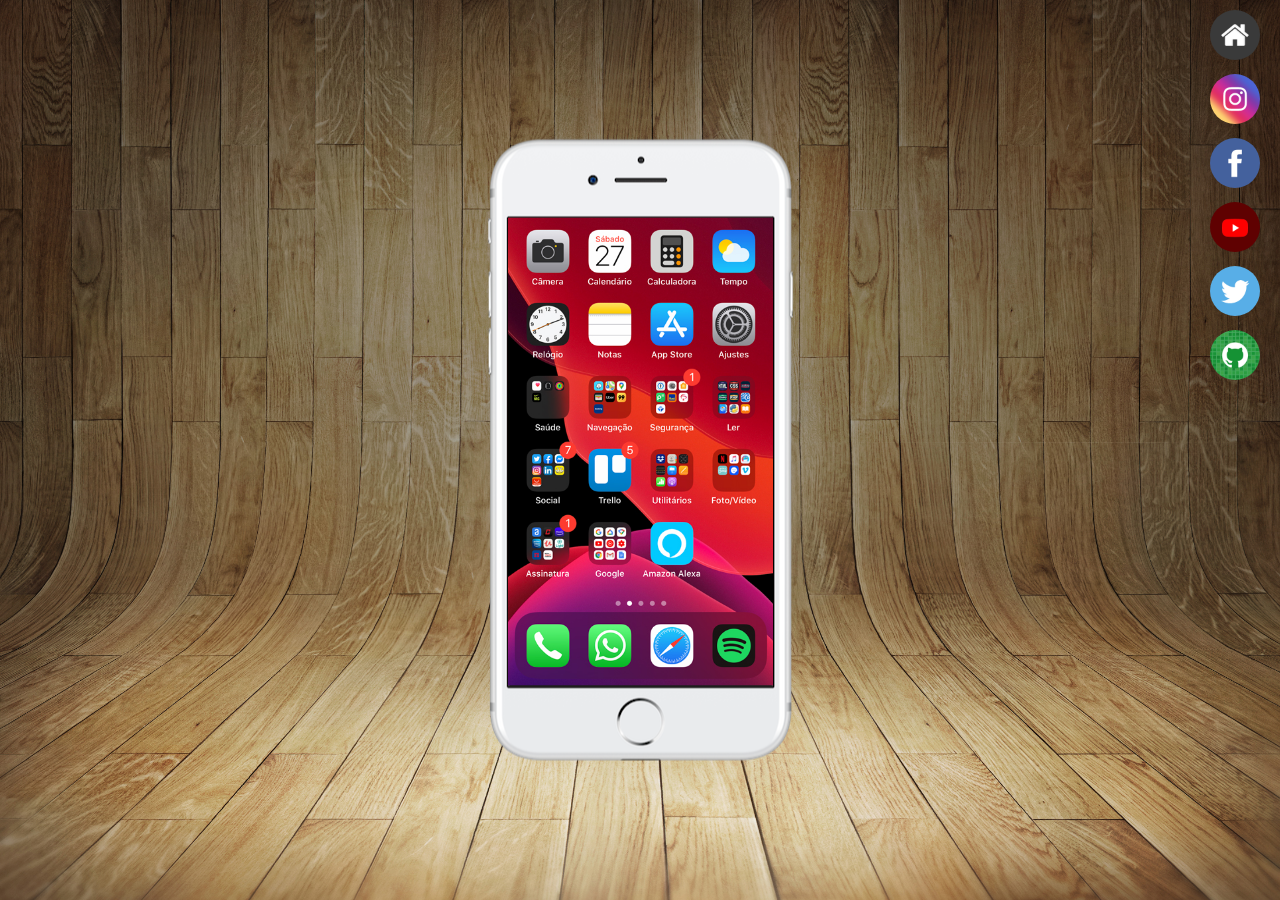
<file: index.html>
<!DOCTYPE html>
<html lang="pt-br">
<head>
    <meta charset="UTF-8">
    <meta name="viewport" content="width=device-width, initial-scale=1.0">
    <title>projeto redes sociais</title>
    <link rel="stylesheet" href="style.css">
</head>
<body>
    <main>
        <section id="telefone">
            
            <iframe src="home.html" frameborder="0" name="tela">
                Seu navegador não é compativel
            </iframe>

            
        </section>

        <section id="redes-sociais">
            <a href="home.html" target="tela"><img src="imagens/logo-home.jpg" alt="home"></a>
            <br>
            <a href="instagram.html" target="tela"><img src="imagens/logo-instagram.jpg" alt="instagram"></a>
            <br>
            <a href="facebook.html" target="tela"><img src="imagens/logo-facebook.jpg" alt="facebook"></a>
            <br>
            <a href="youtube.html" target="tela"><img src="imagens/logo-youtube.jpg" alt="youtube"></a>
            <br>
            <a href="twitter.html" target="tela"><img src="imagens/logo-twitter.jpg" alt="twitter"></a>
            <br>
            <a href="github.html" target="tela"><img src="imagens/logo-github.jpg" alt="github"></a>
        </section>
    </main>
</body>
</html>
</file>
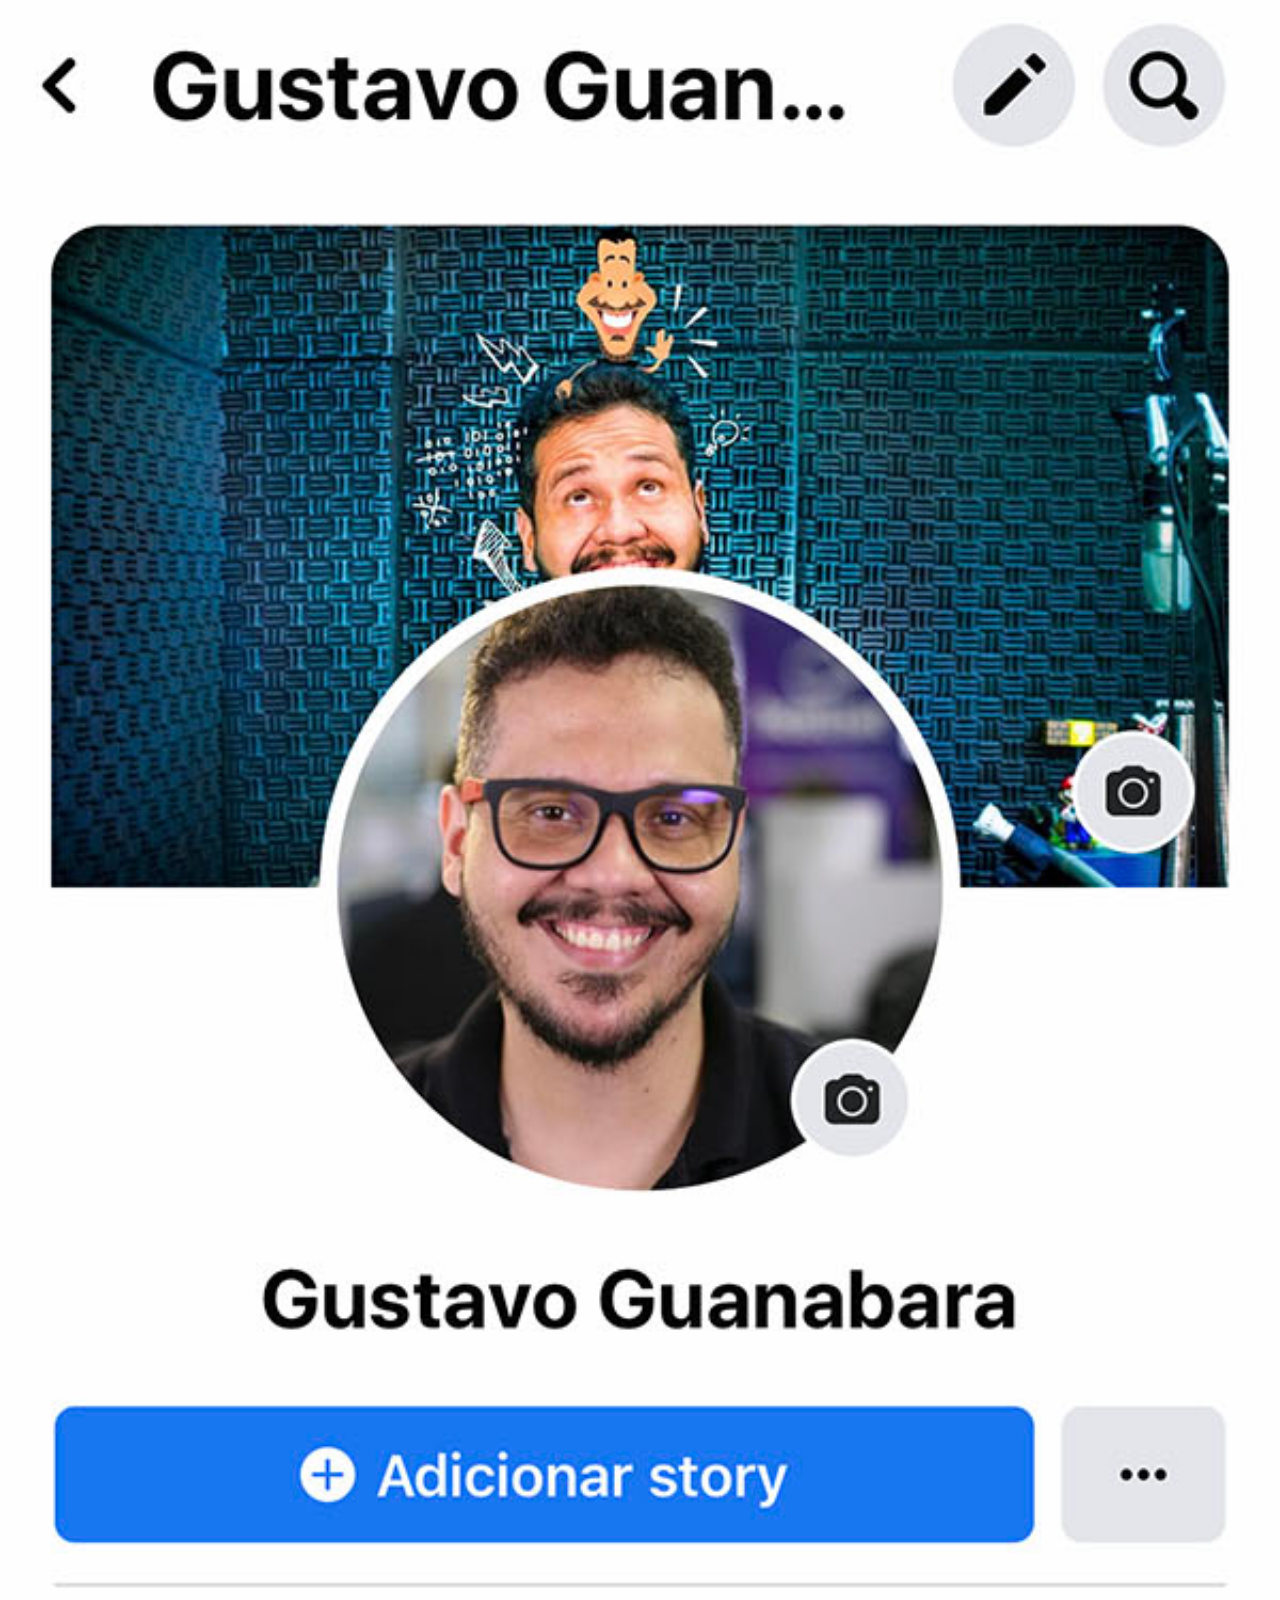
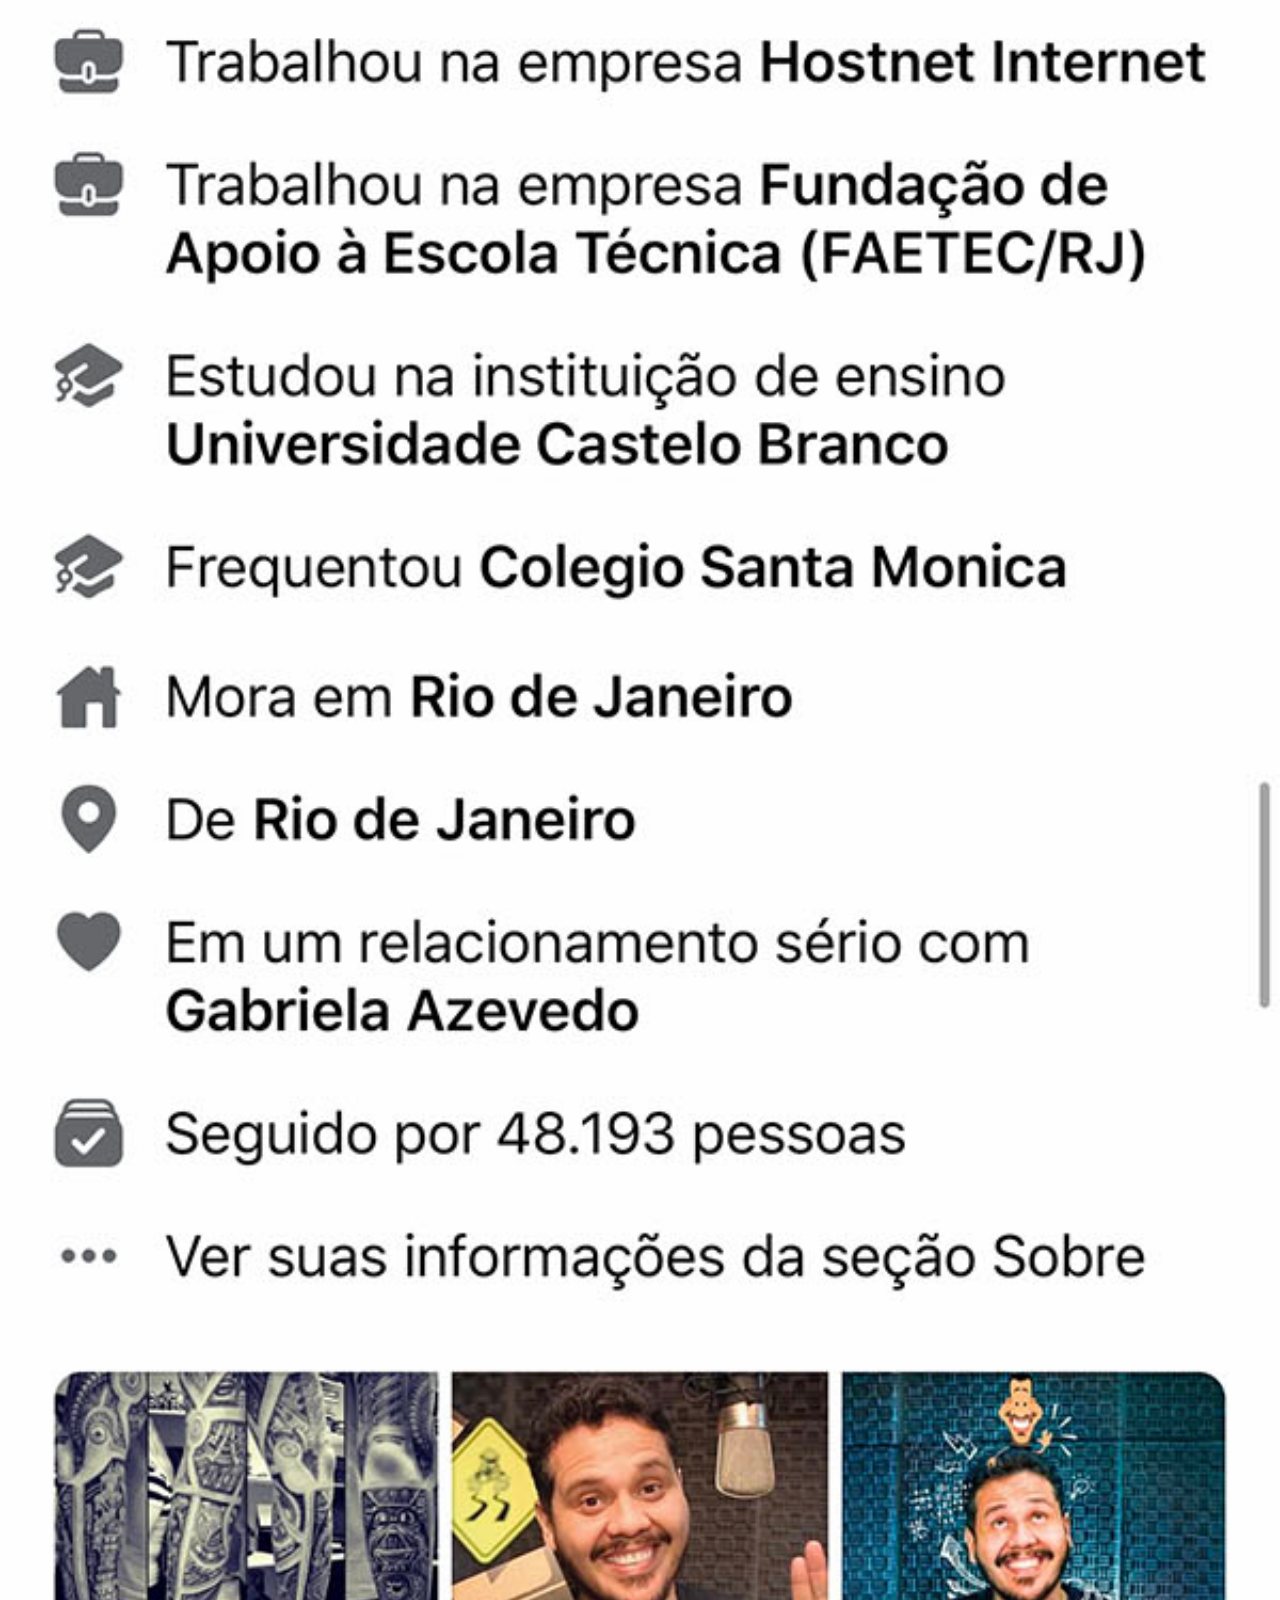
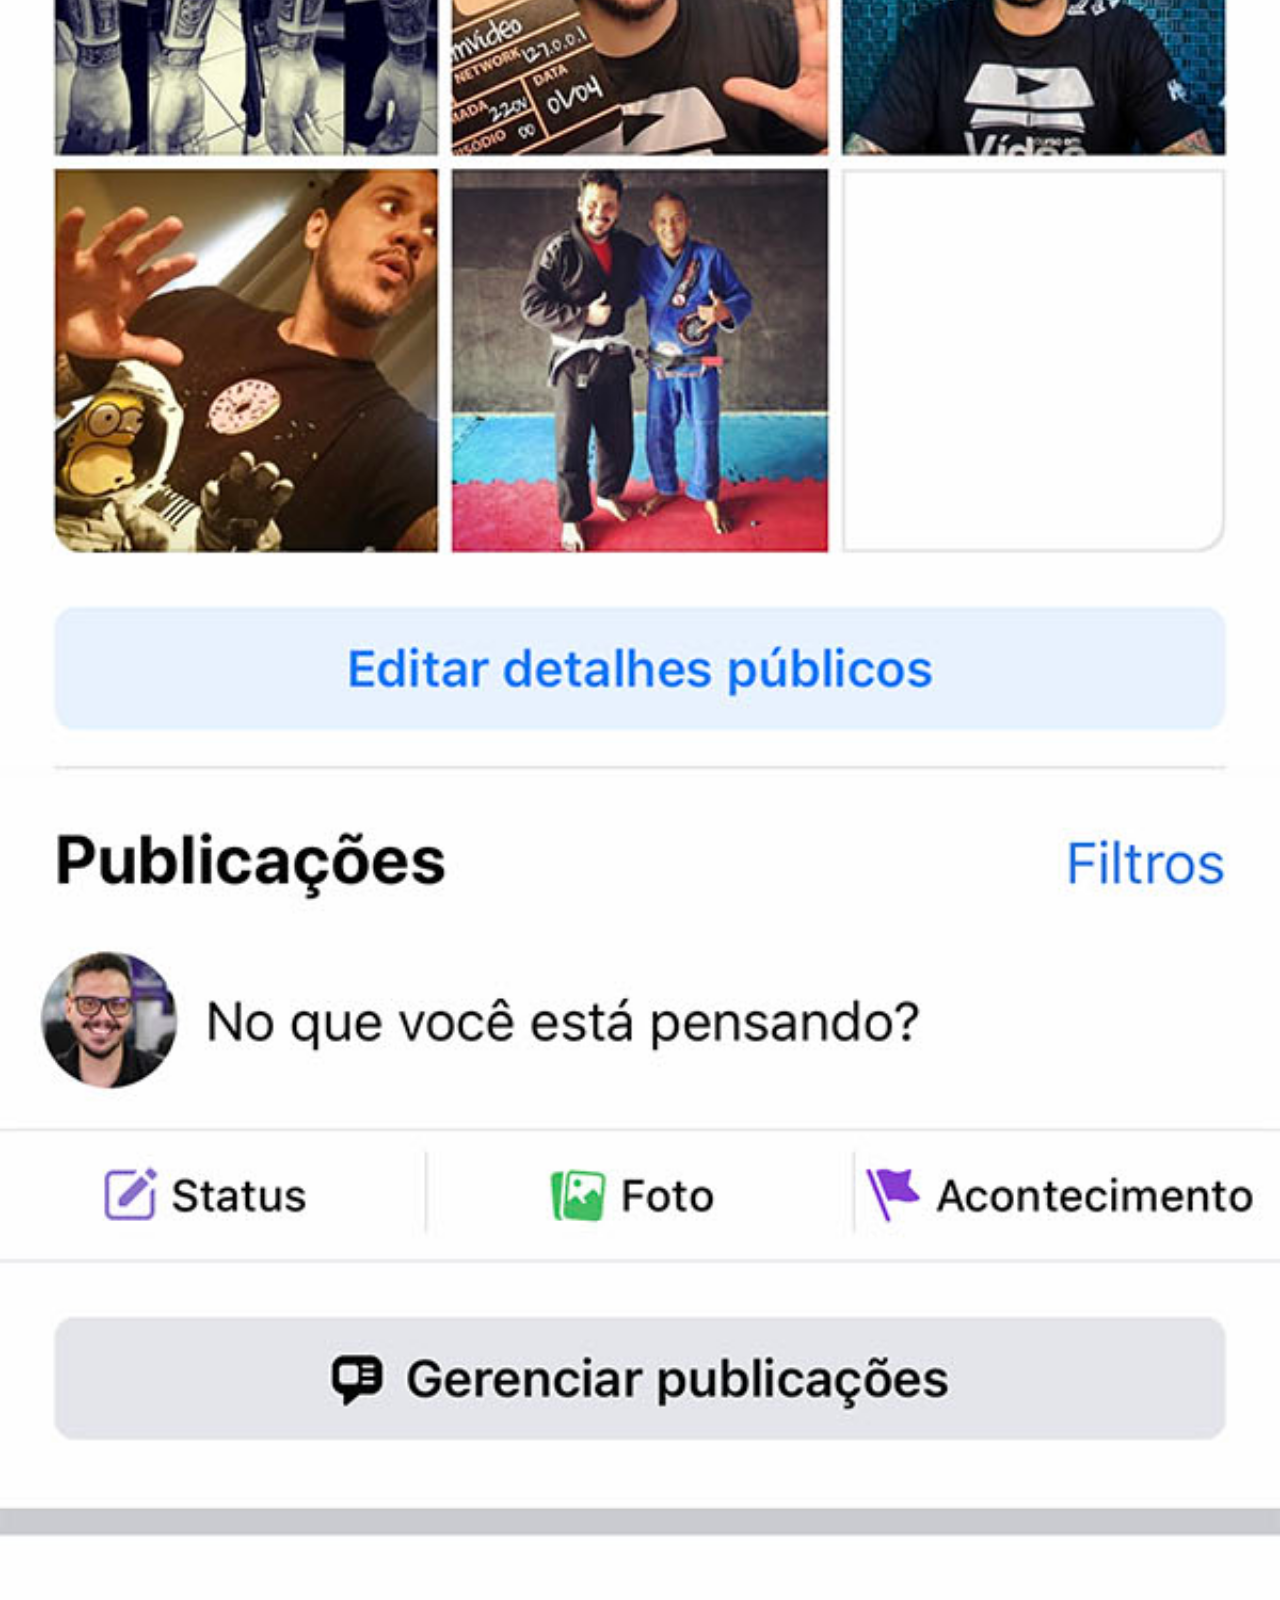
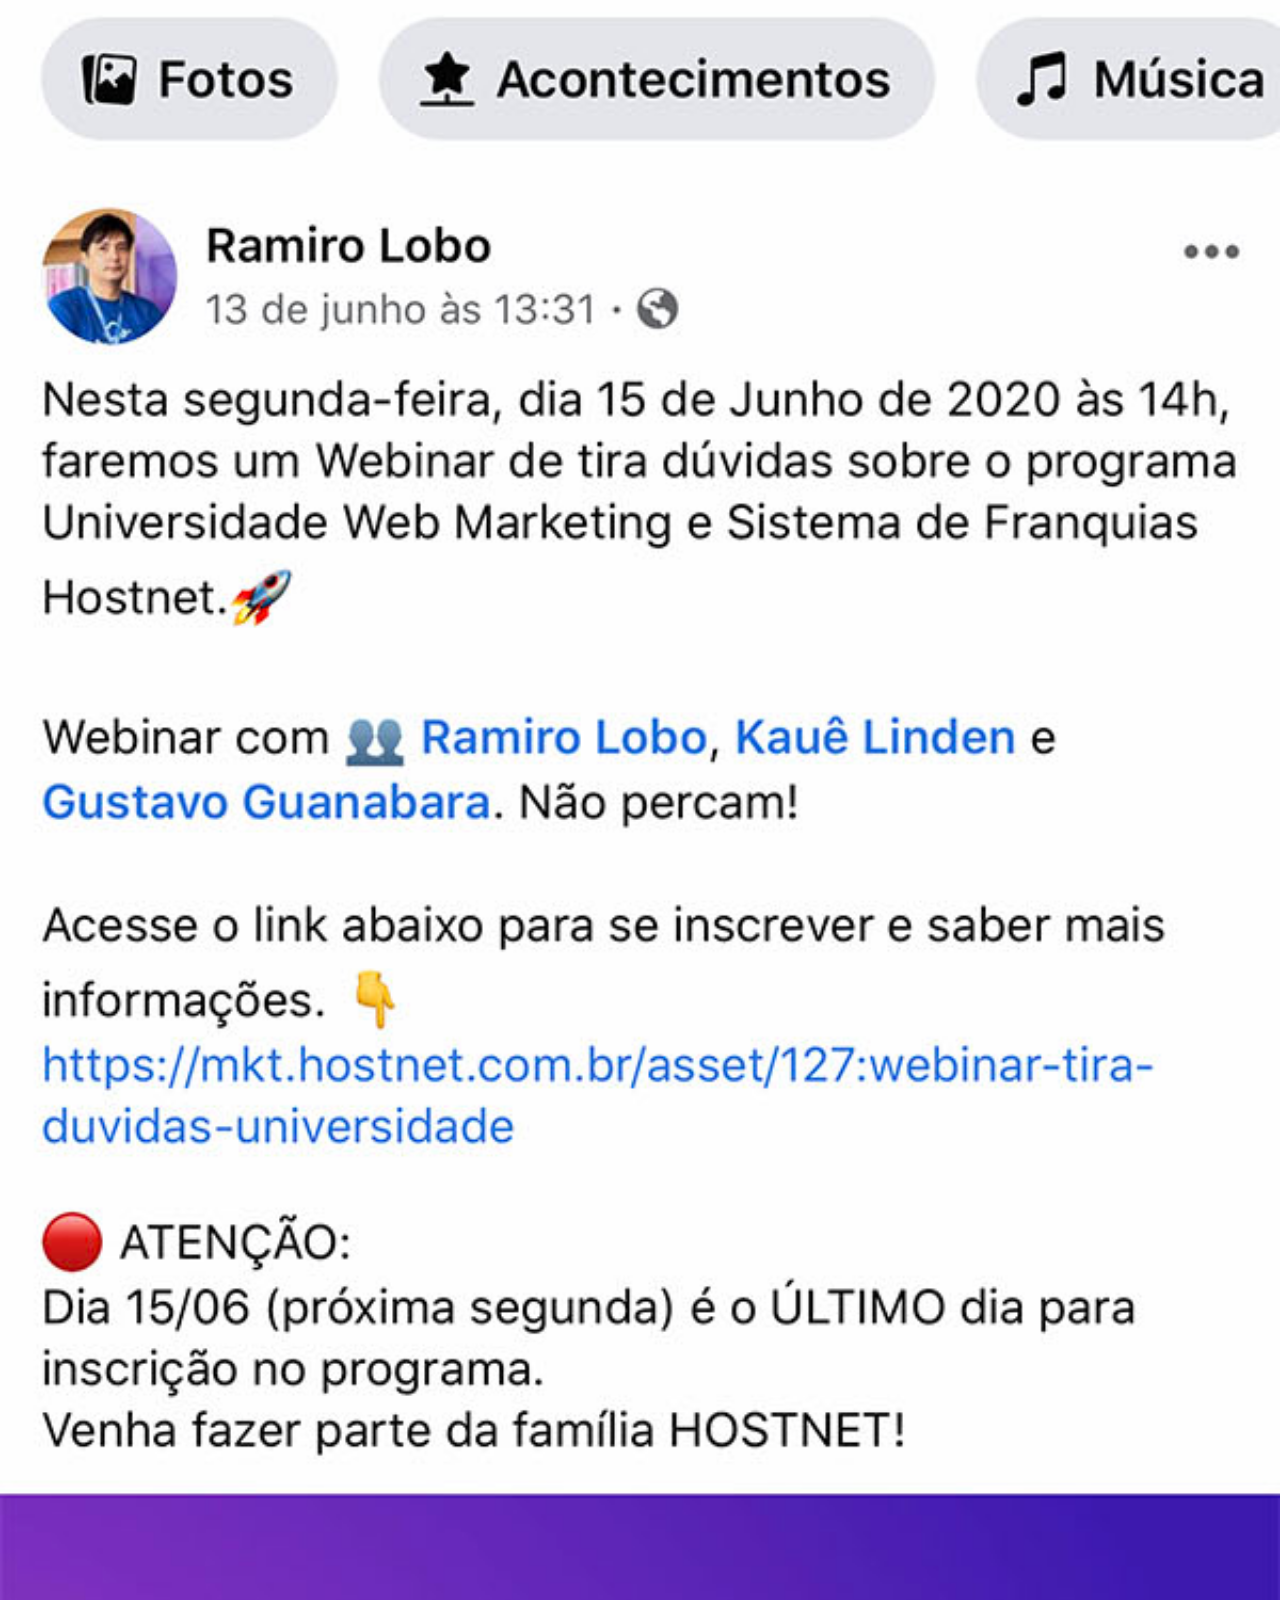
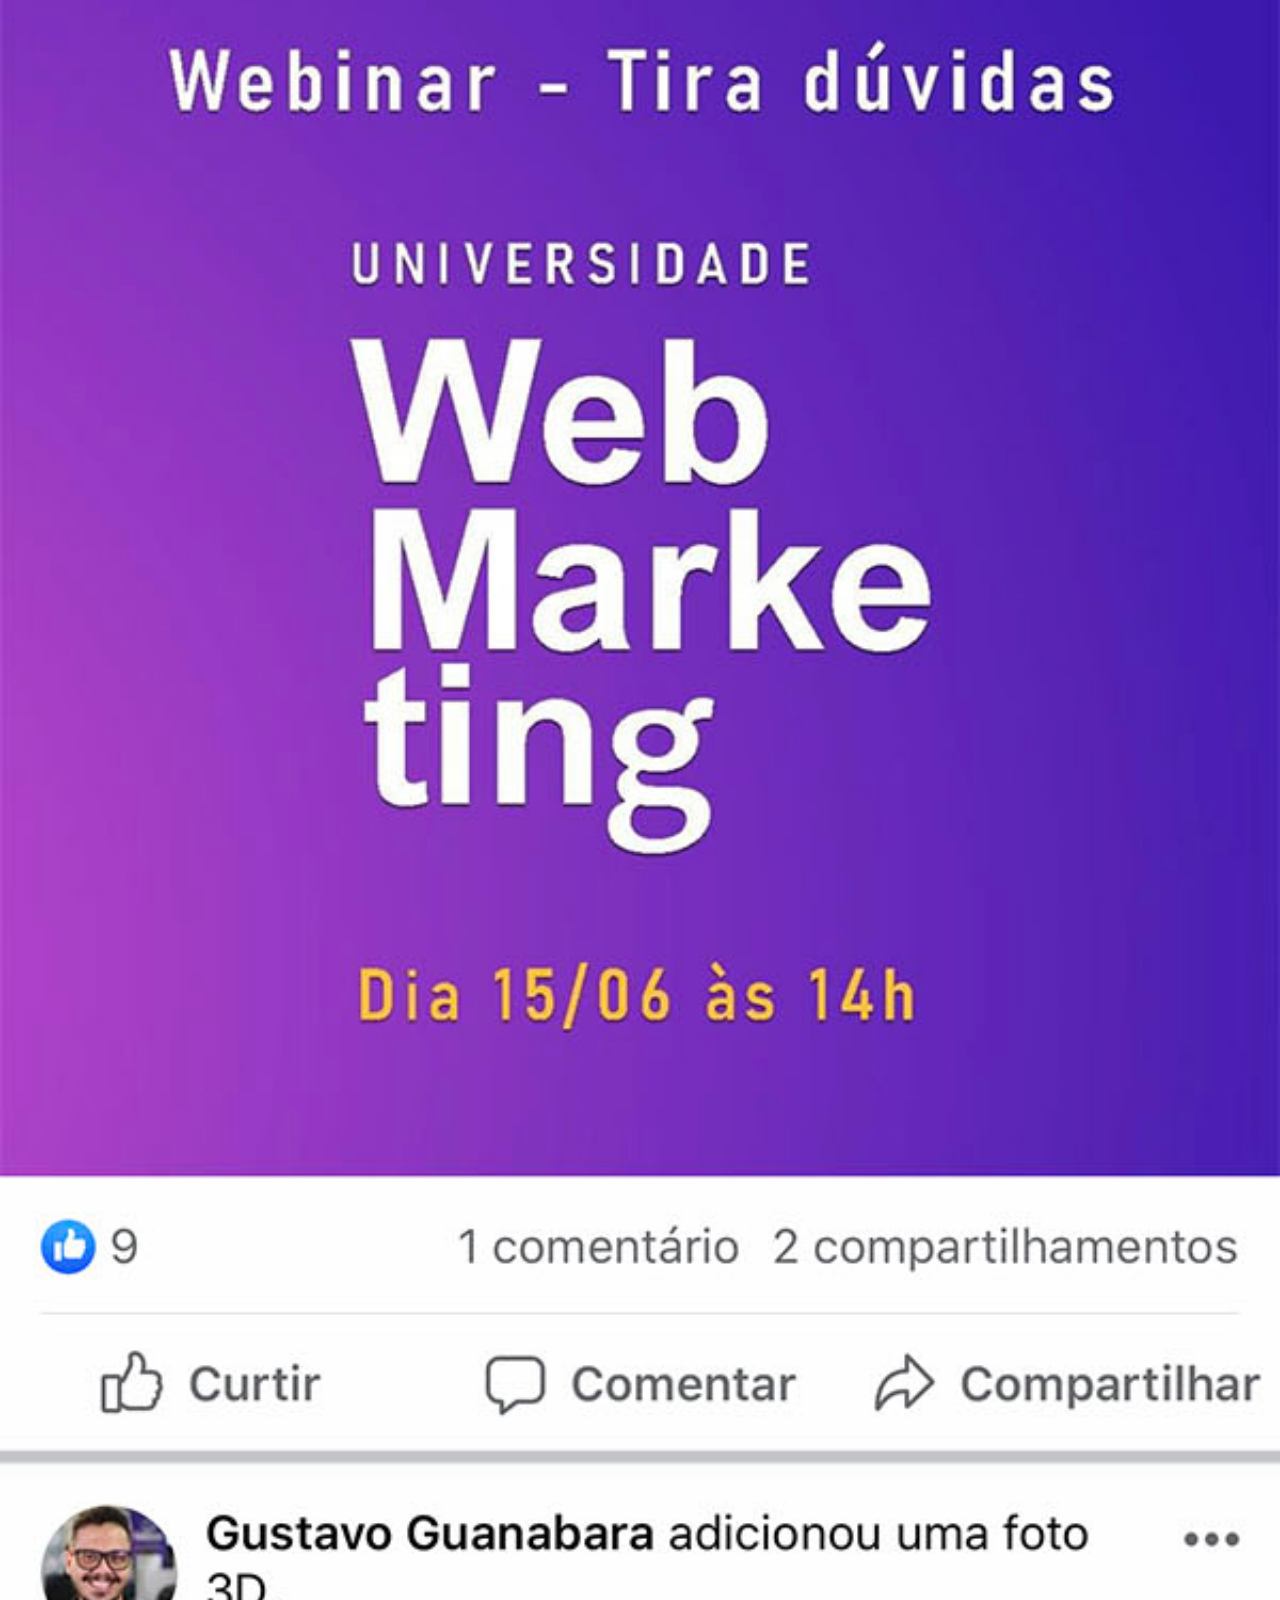
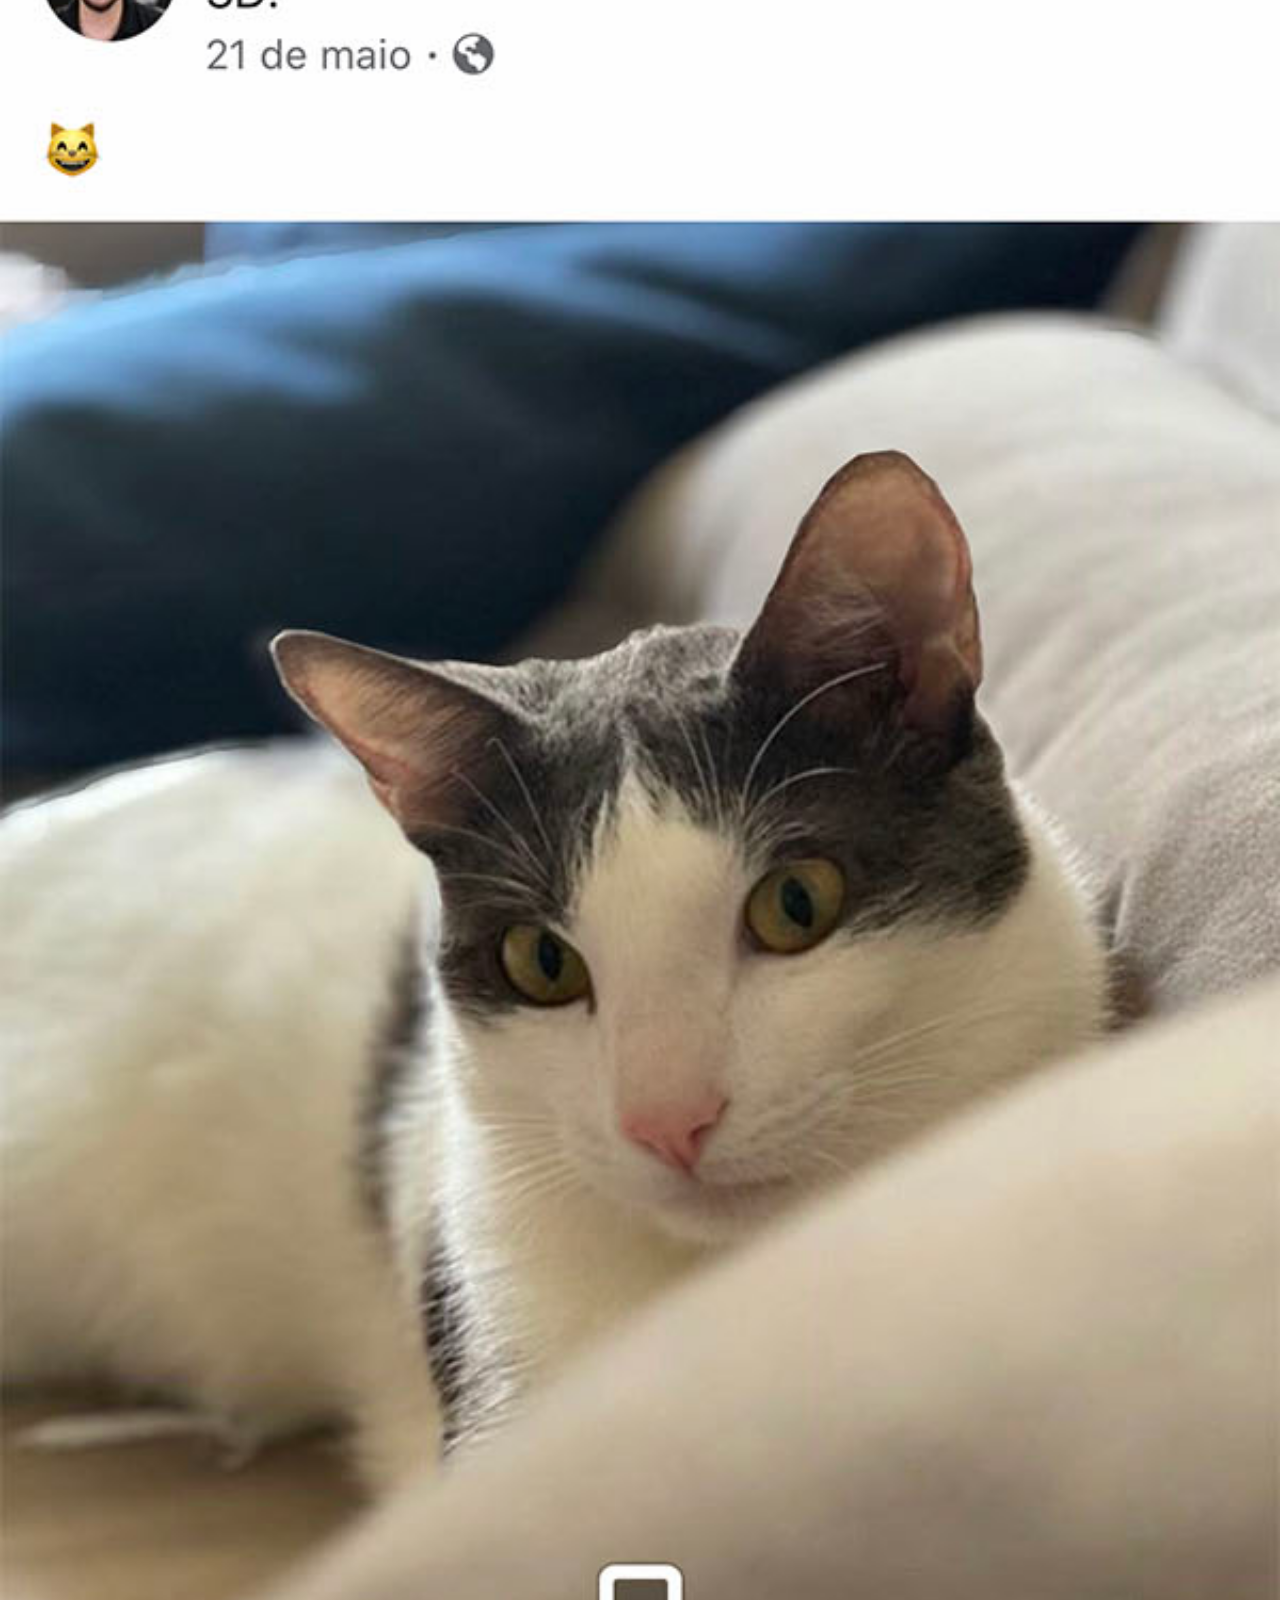
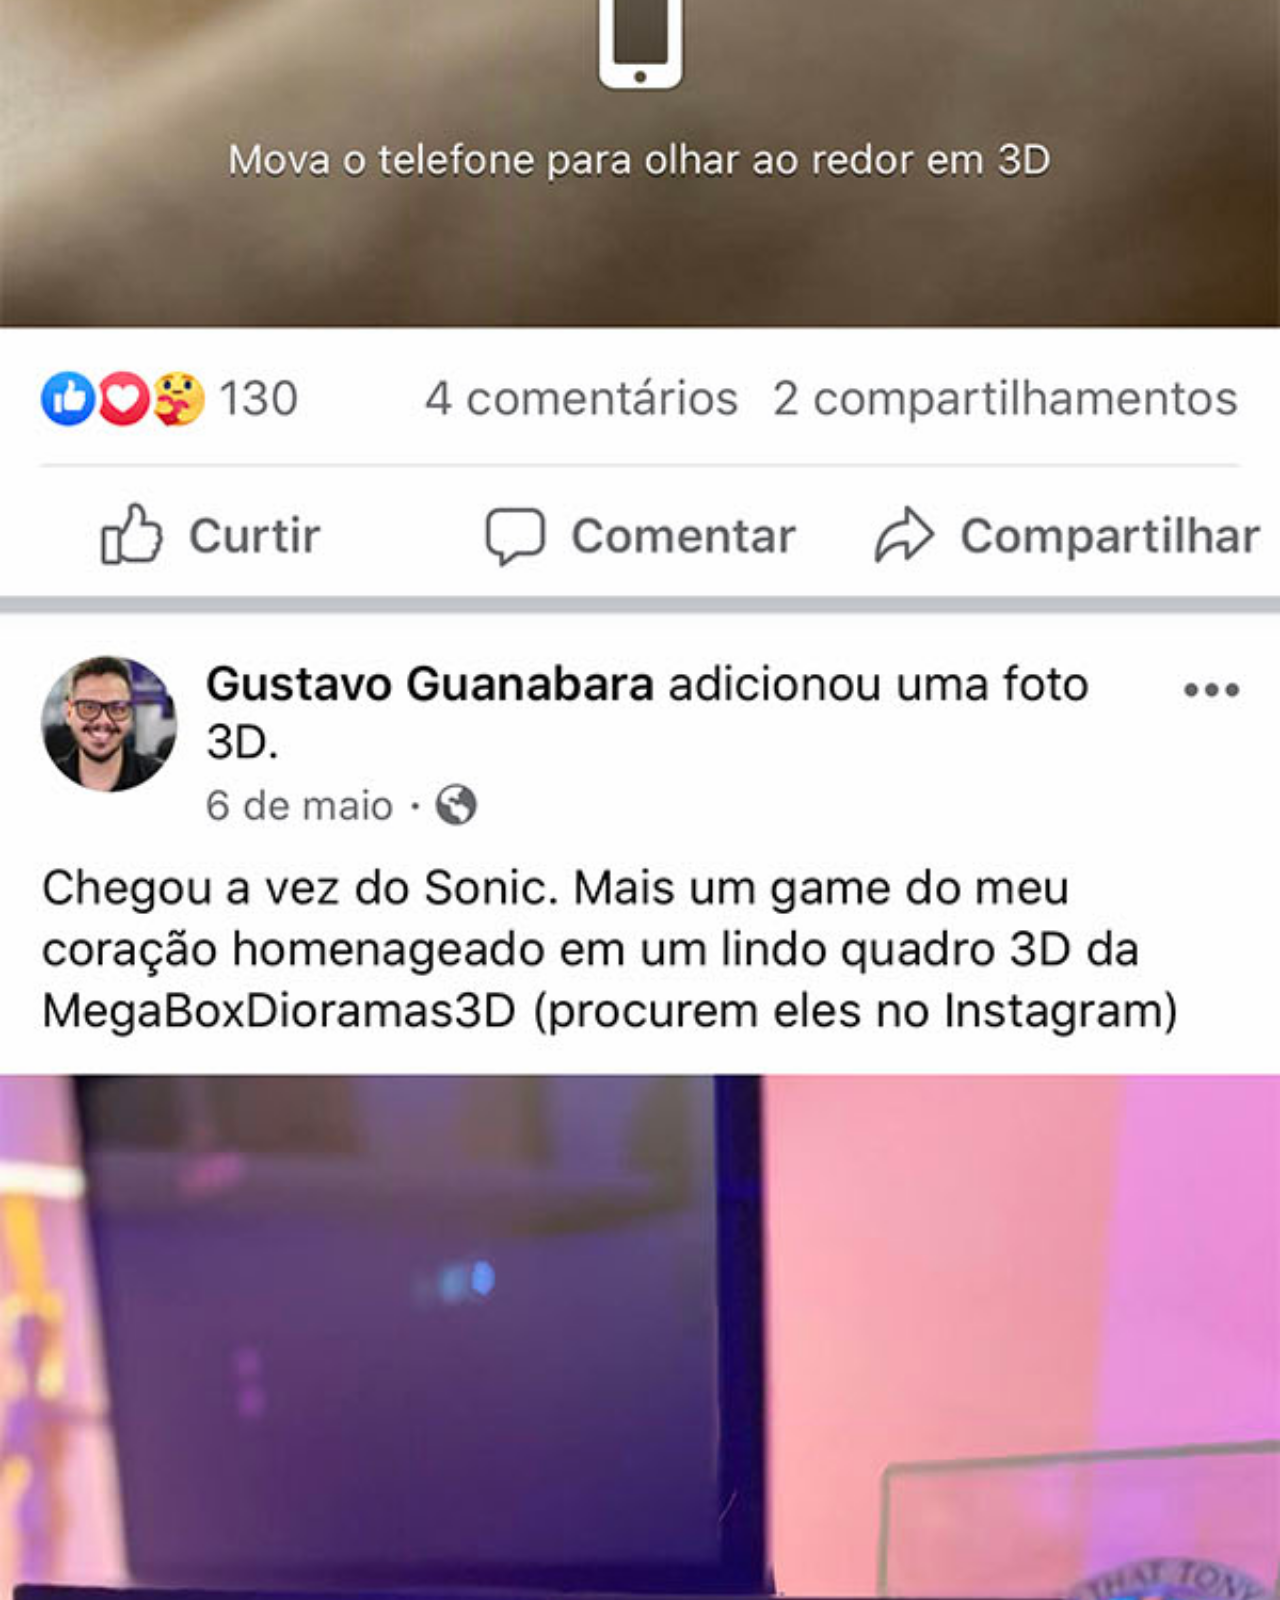
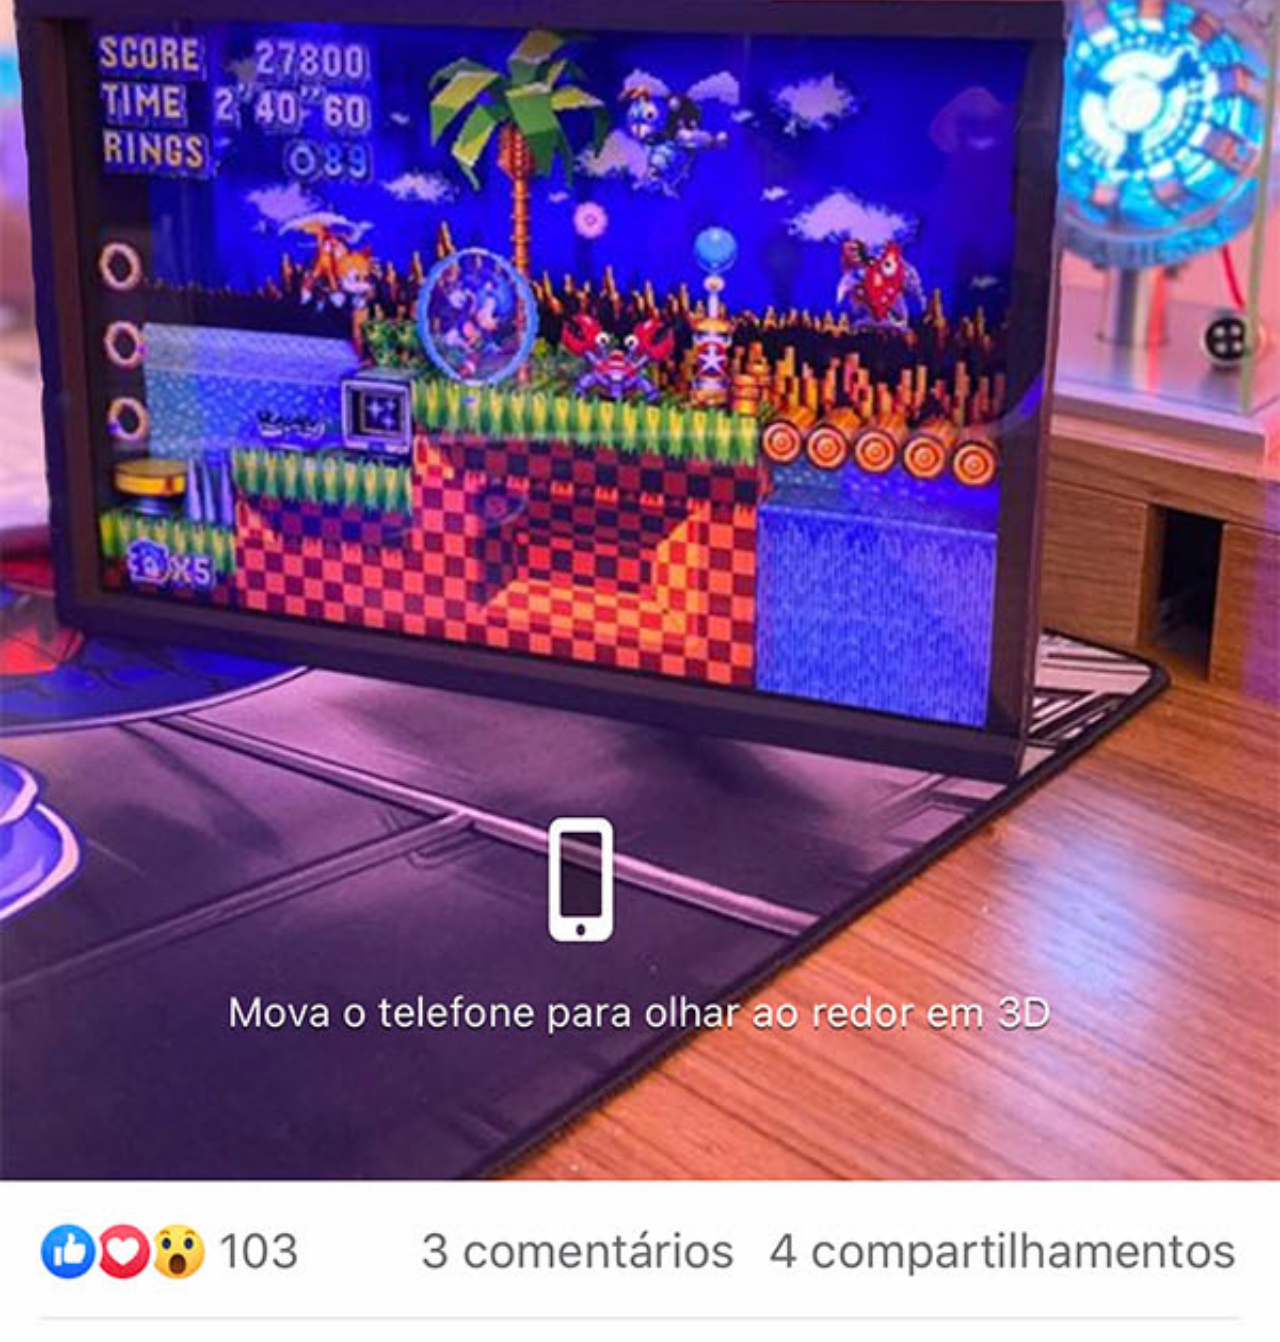
<file: facebook.html>
<!DOCTYPE html>
<html lang="pt-br">
<head>
    <meta charset="UTF-8">
    <meta name="viewport" content="width=device-width, initial-scale=1.0">
    <title>facebook</title>
    <style>
        *{
            margin: 0px;
            padding: 0px;
        }
        img{
            width: 100vw;

        }
        ::-webkit-scrollbar{
            width: 0px;
            height: 0px;
        }
    </style>
</head>
<body>
    <img src="imagens/tela-facebook.jpg" alt="facebook">
</body>
</html>
</file>
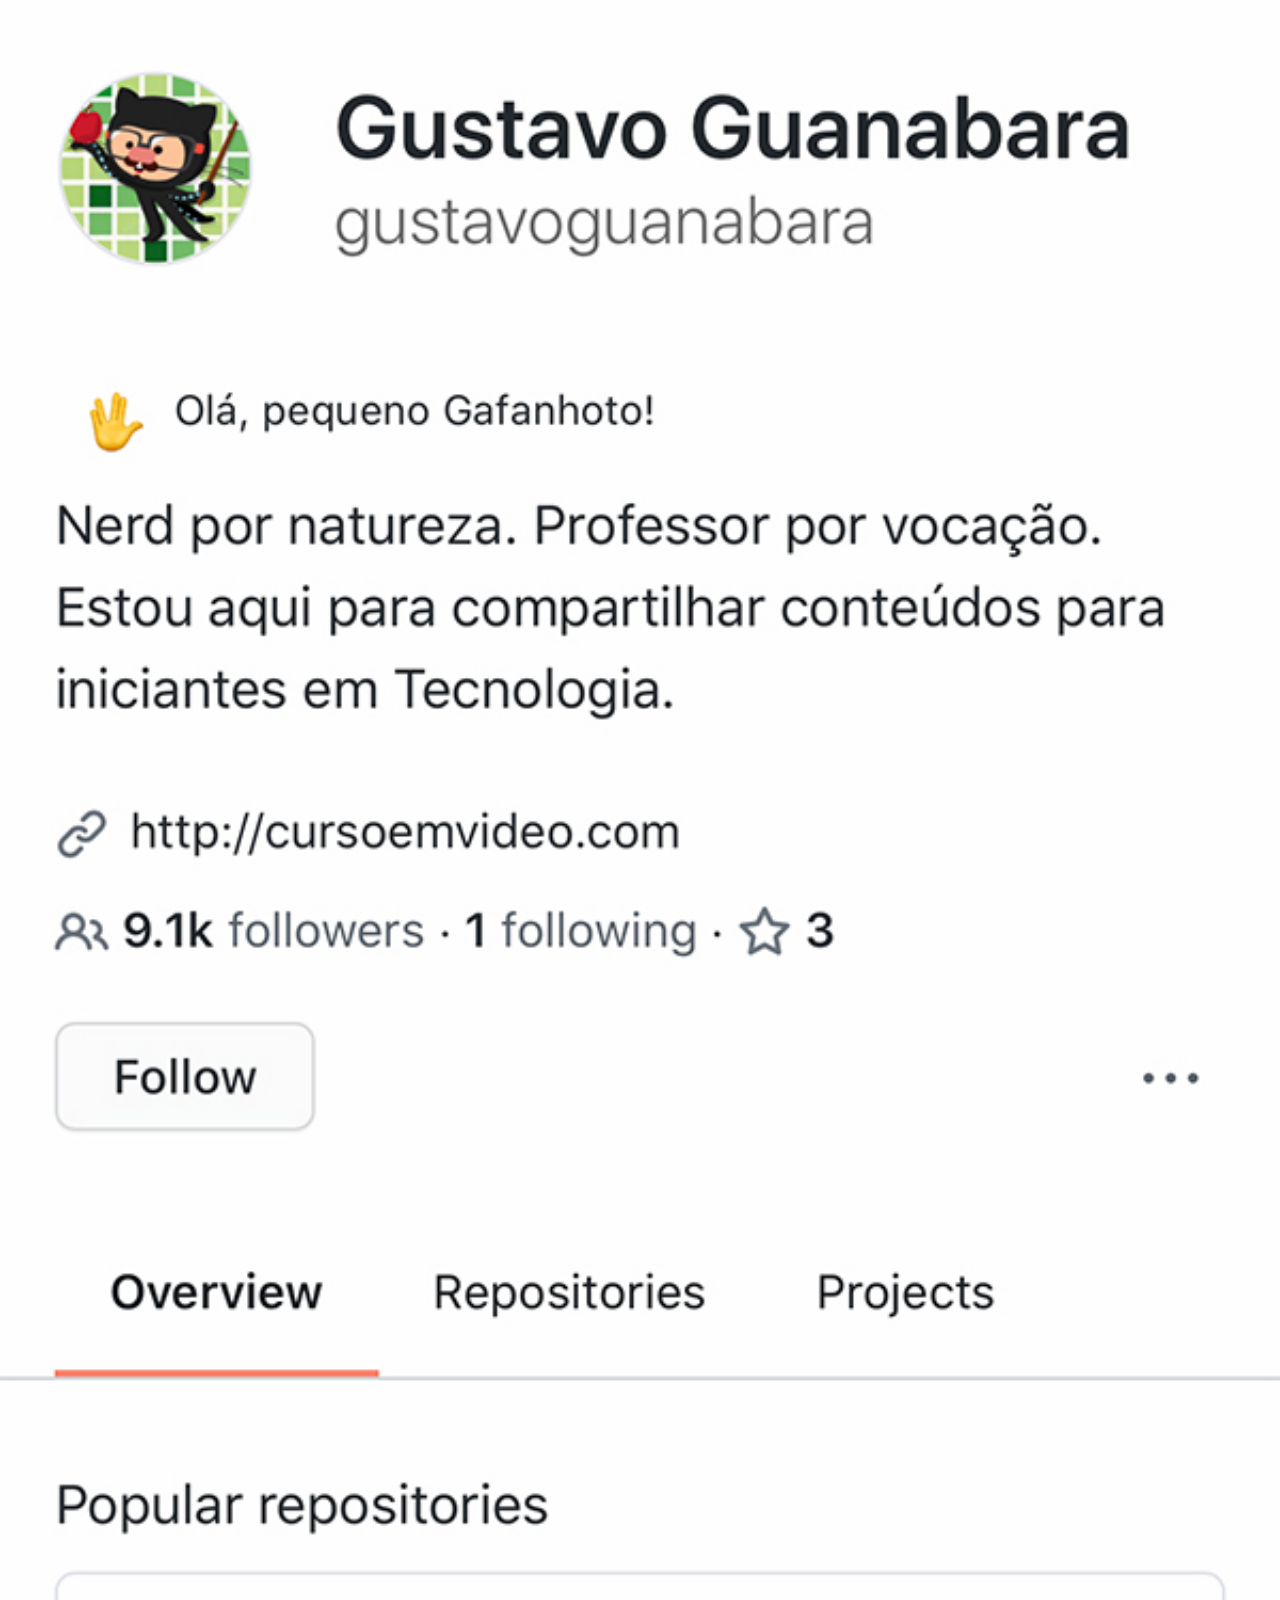
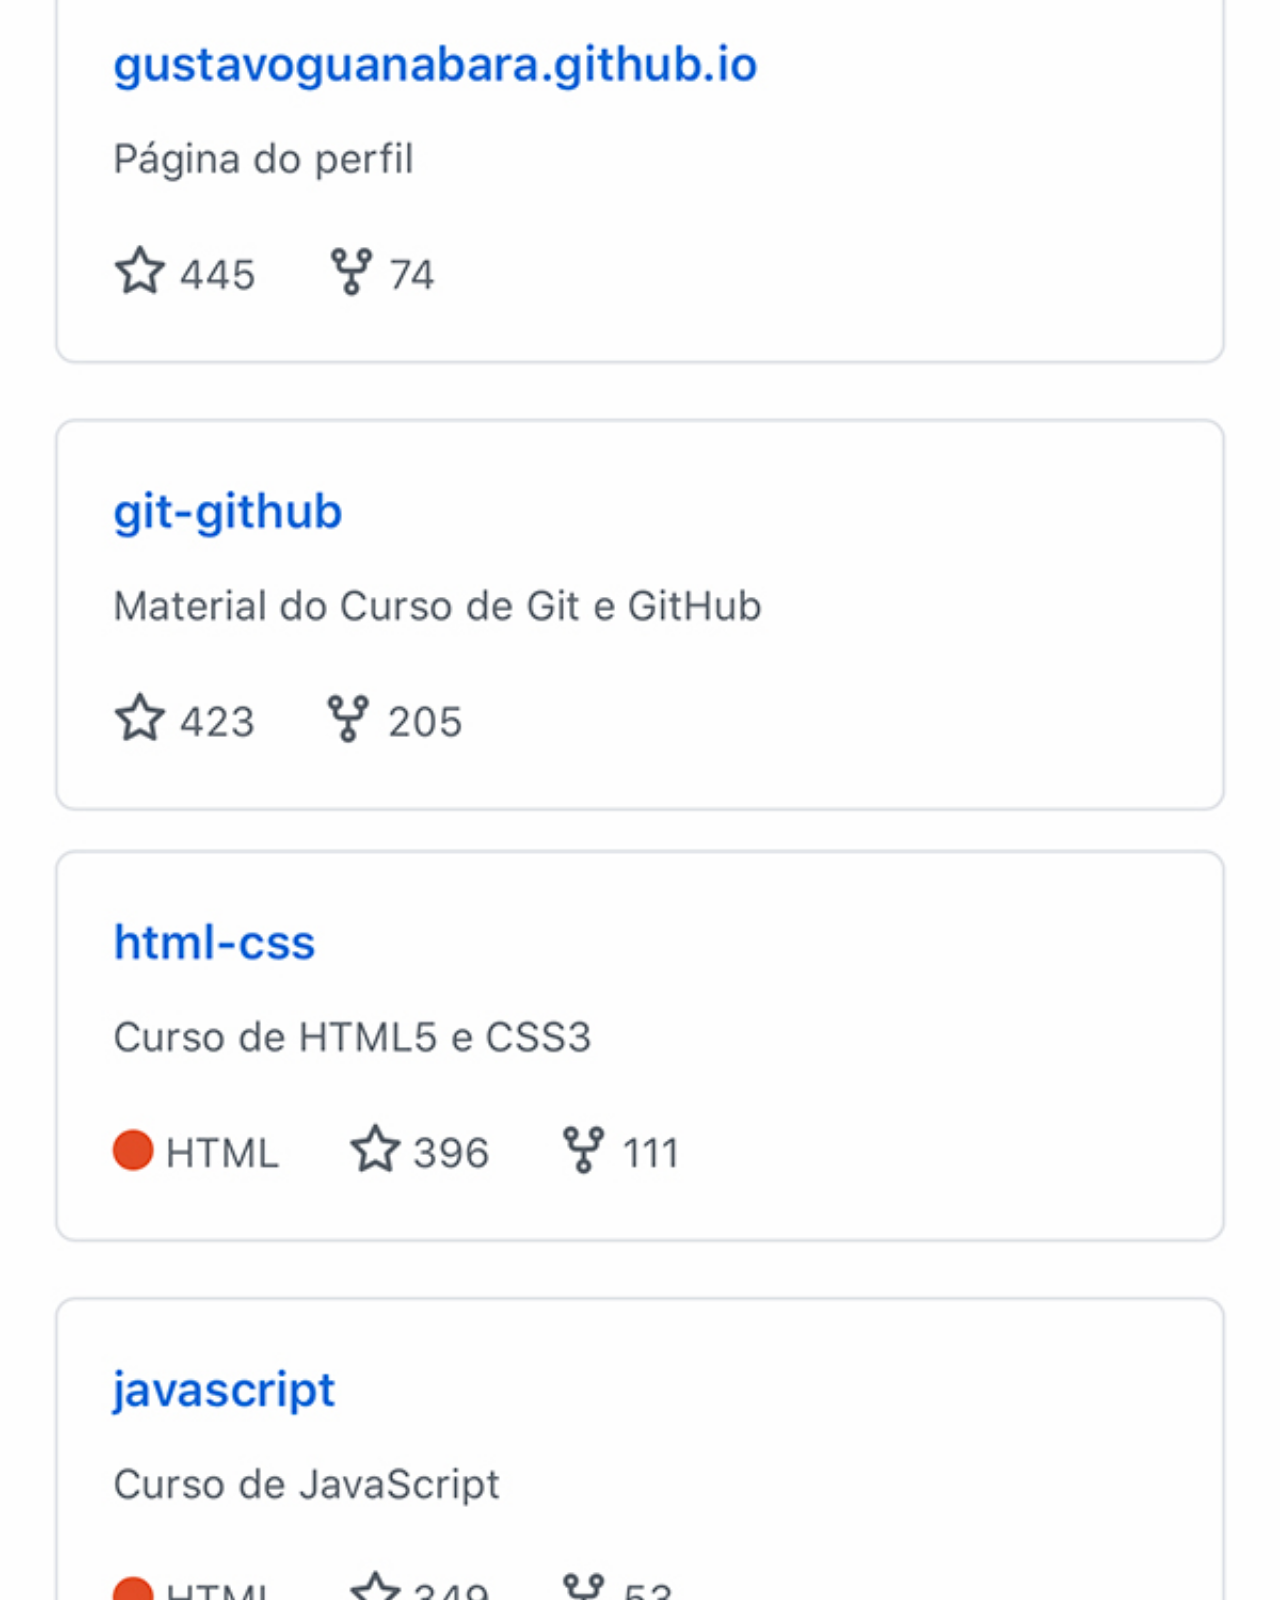
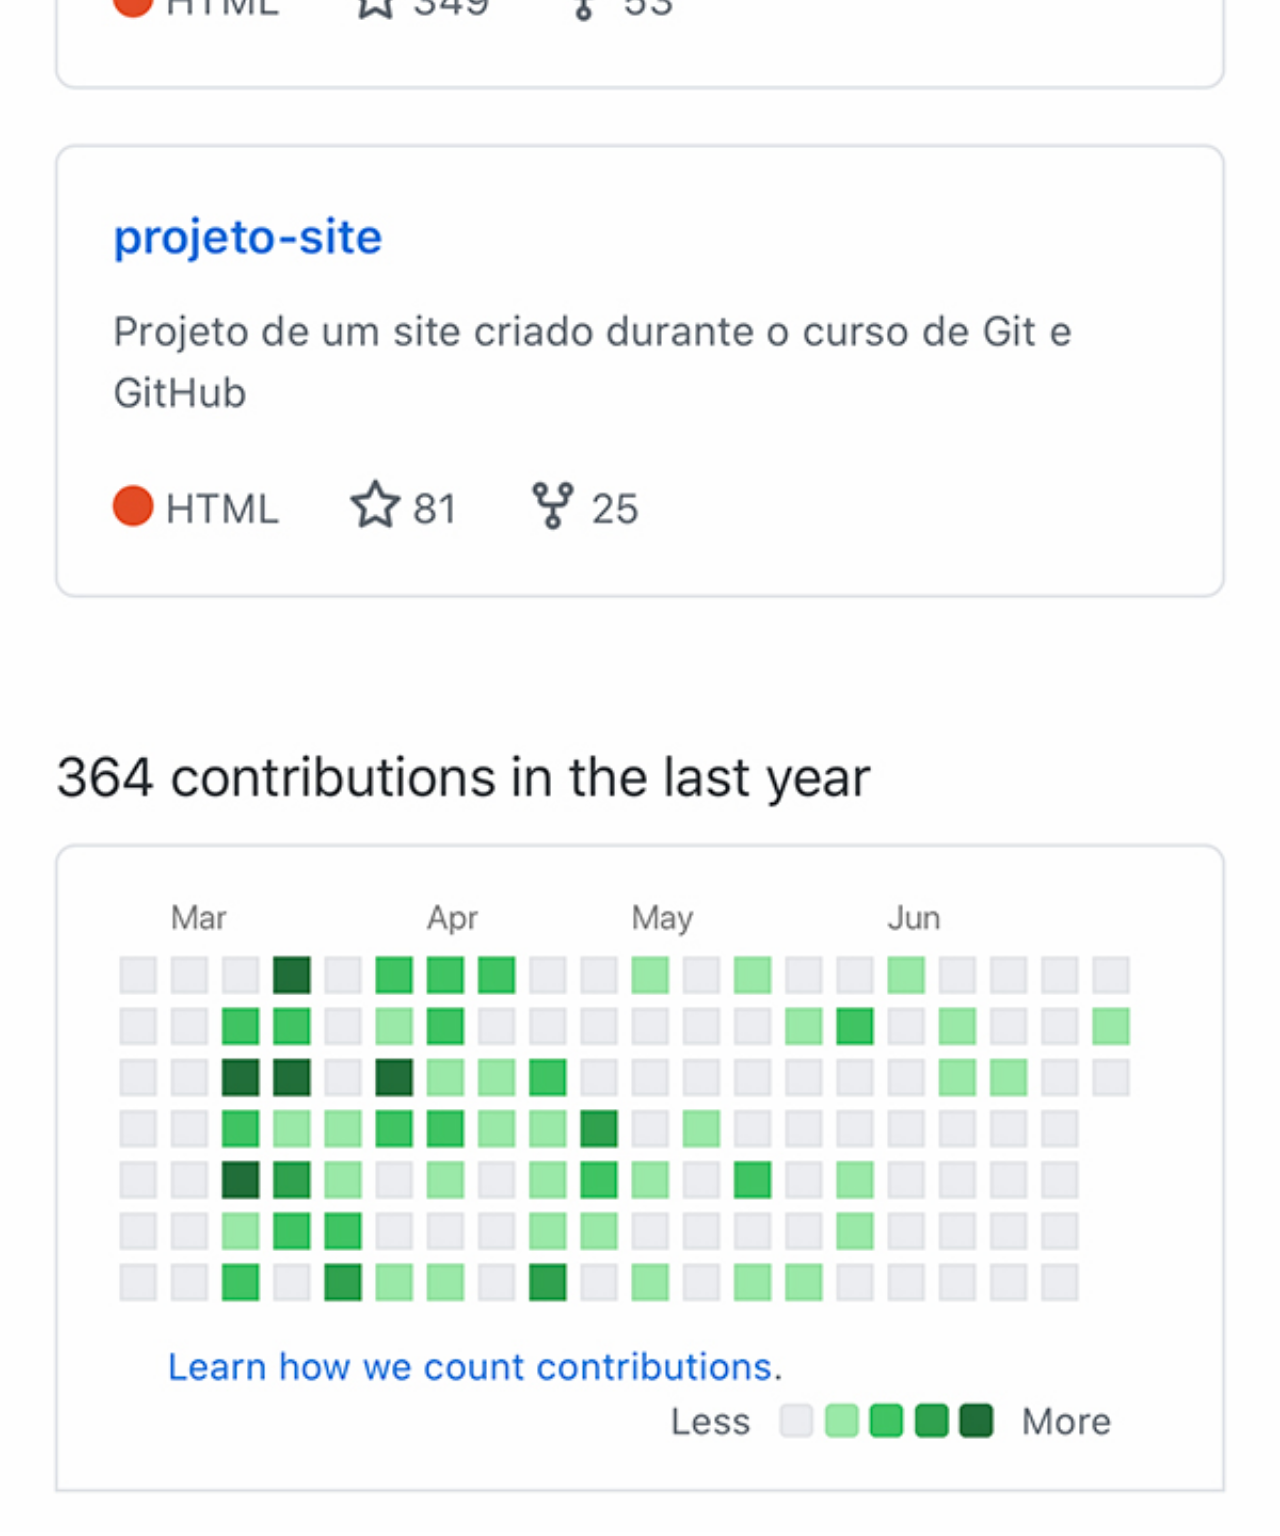
<file: github.html>
<!DOCTYPE html>
<html lang="pt-br">
<head>
    <meta charset="UTF-8">
    <meta name="viewport" content="width=device-width, initial-scale=1.0">
    <title>github</title>
</head>
    <style>
        *{
            margin: 0px;
            padding: 0px;
        }
        img{
            width: 100vw;
        }
        ::-webkit-scrollbar{
            width: 0px;
            height: 0px;
        }
    </style>
<body>
    <img src="imagens/tela-github.jpg" alt="github">
</body>
</html>
</file>
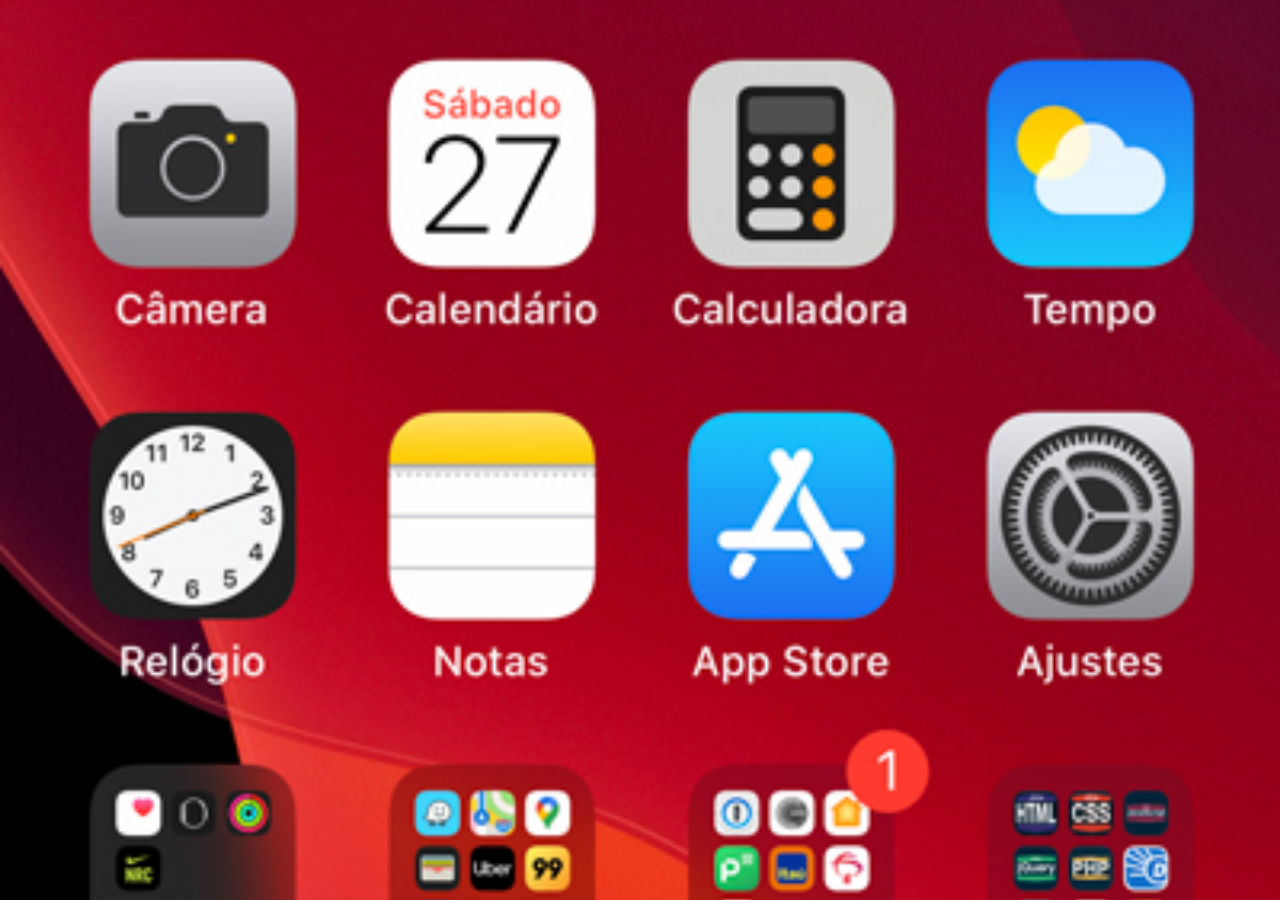
<file: home.html>
<!DOCTYPE html>
<html lang="pt-br">
<head>
    <meta charset="UTF-8">
    <meta name="viewport" content="width=device-width, initial-scale=1.0">
    <title>Home</title>
    <style>
        *{
            margin: 0px;
            padding: 0px;
        }
        body{
            width: 100vw;
            height: 100vh;
            background-image: url(imagens/tela-home.jpg);
            background-repeat: no-repeat;
            background-size: cover;
        }
    </style>
</head>
<body>
    
</body>
</html>
</file>
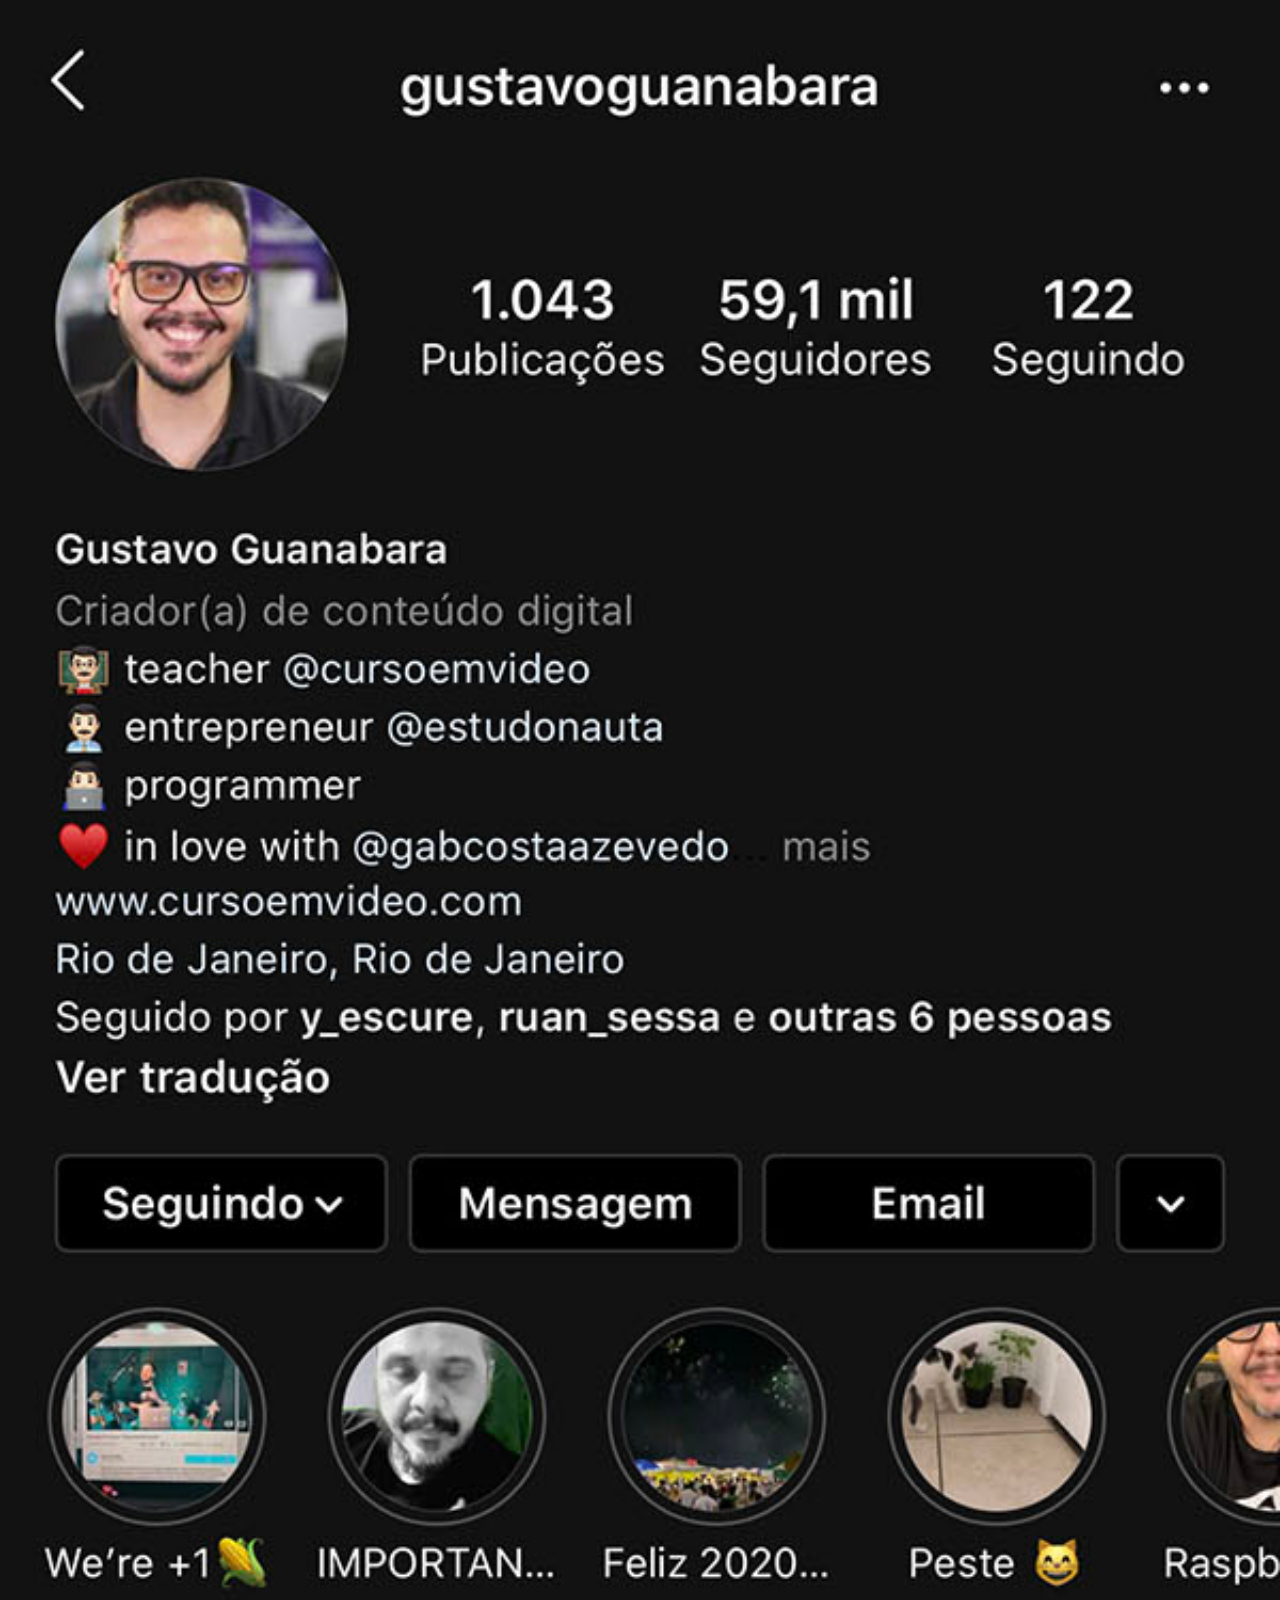
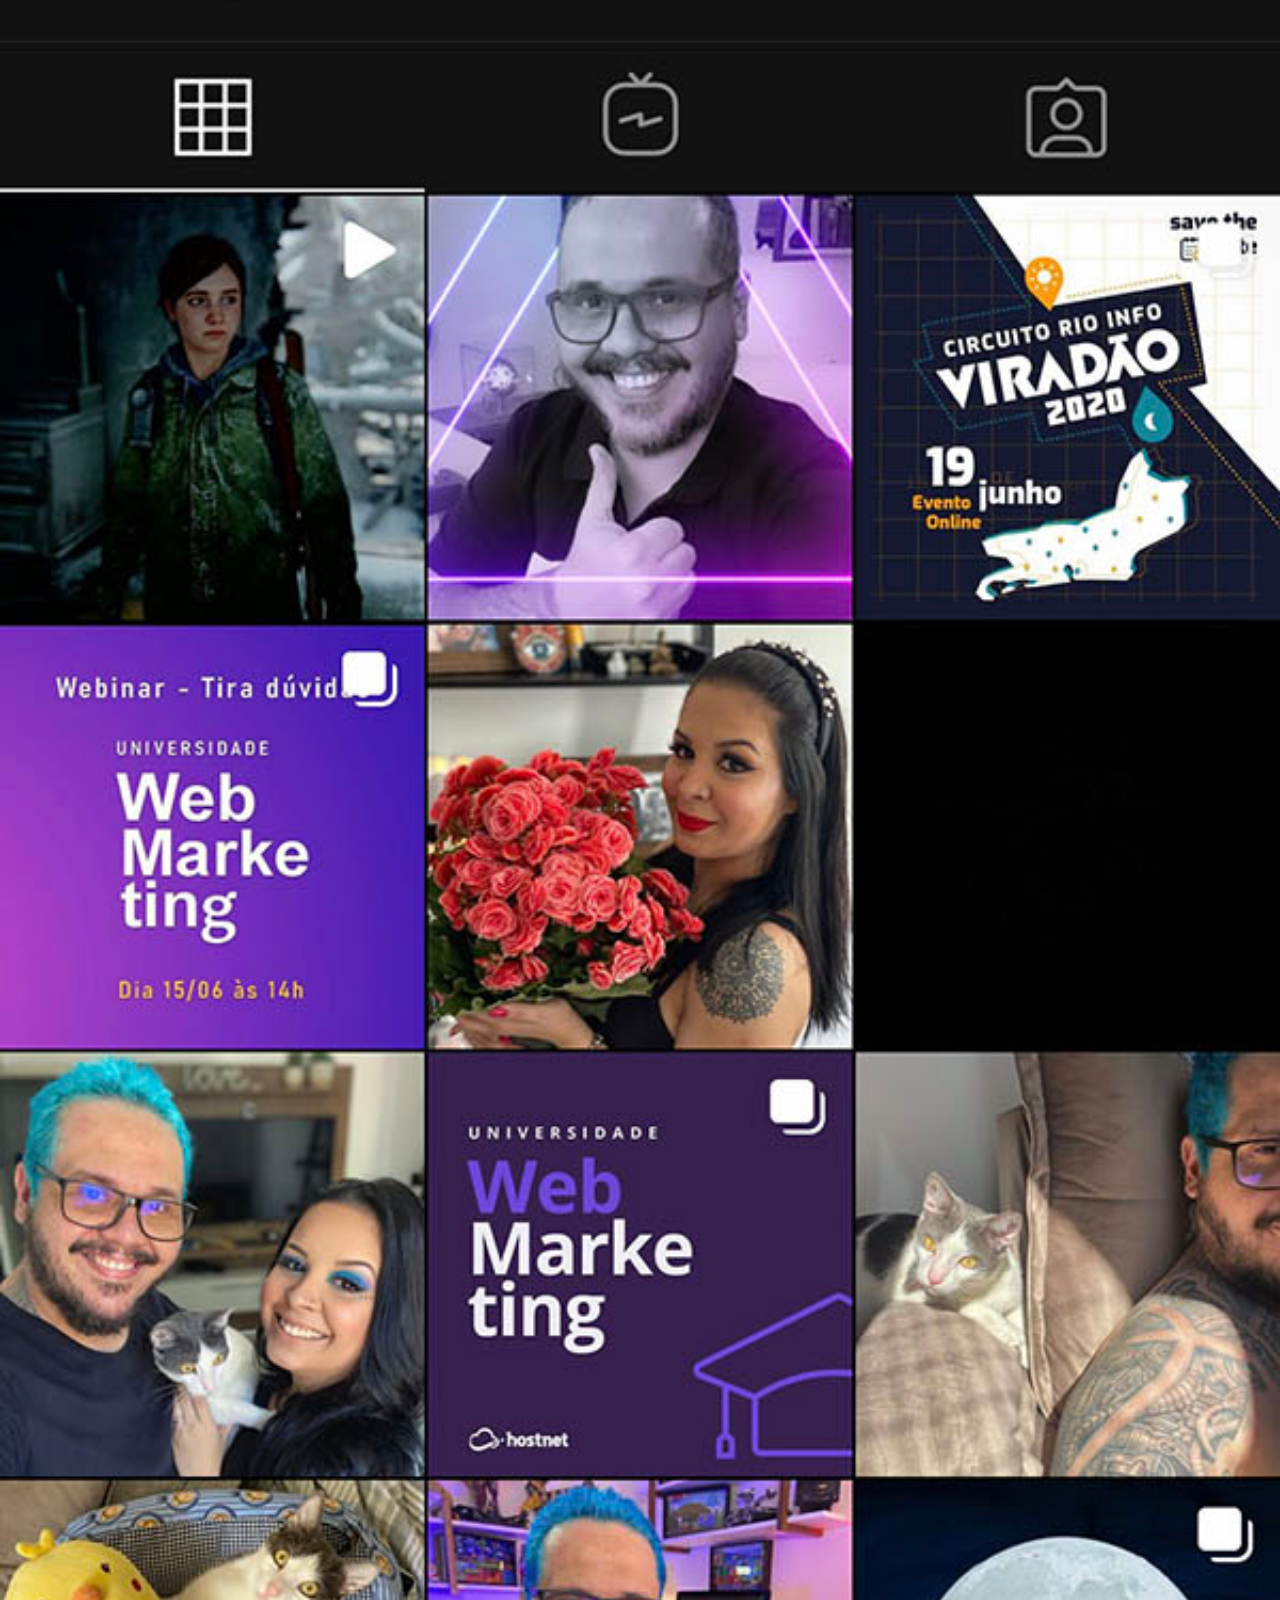
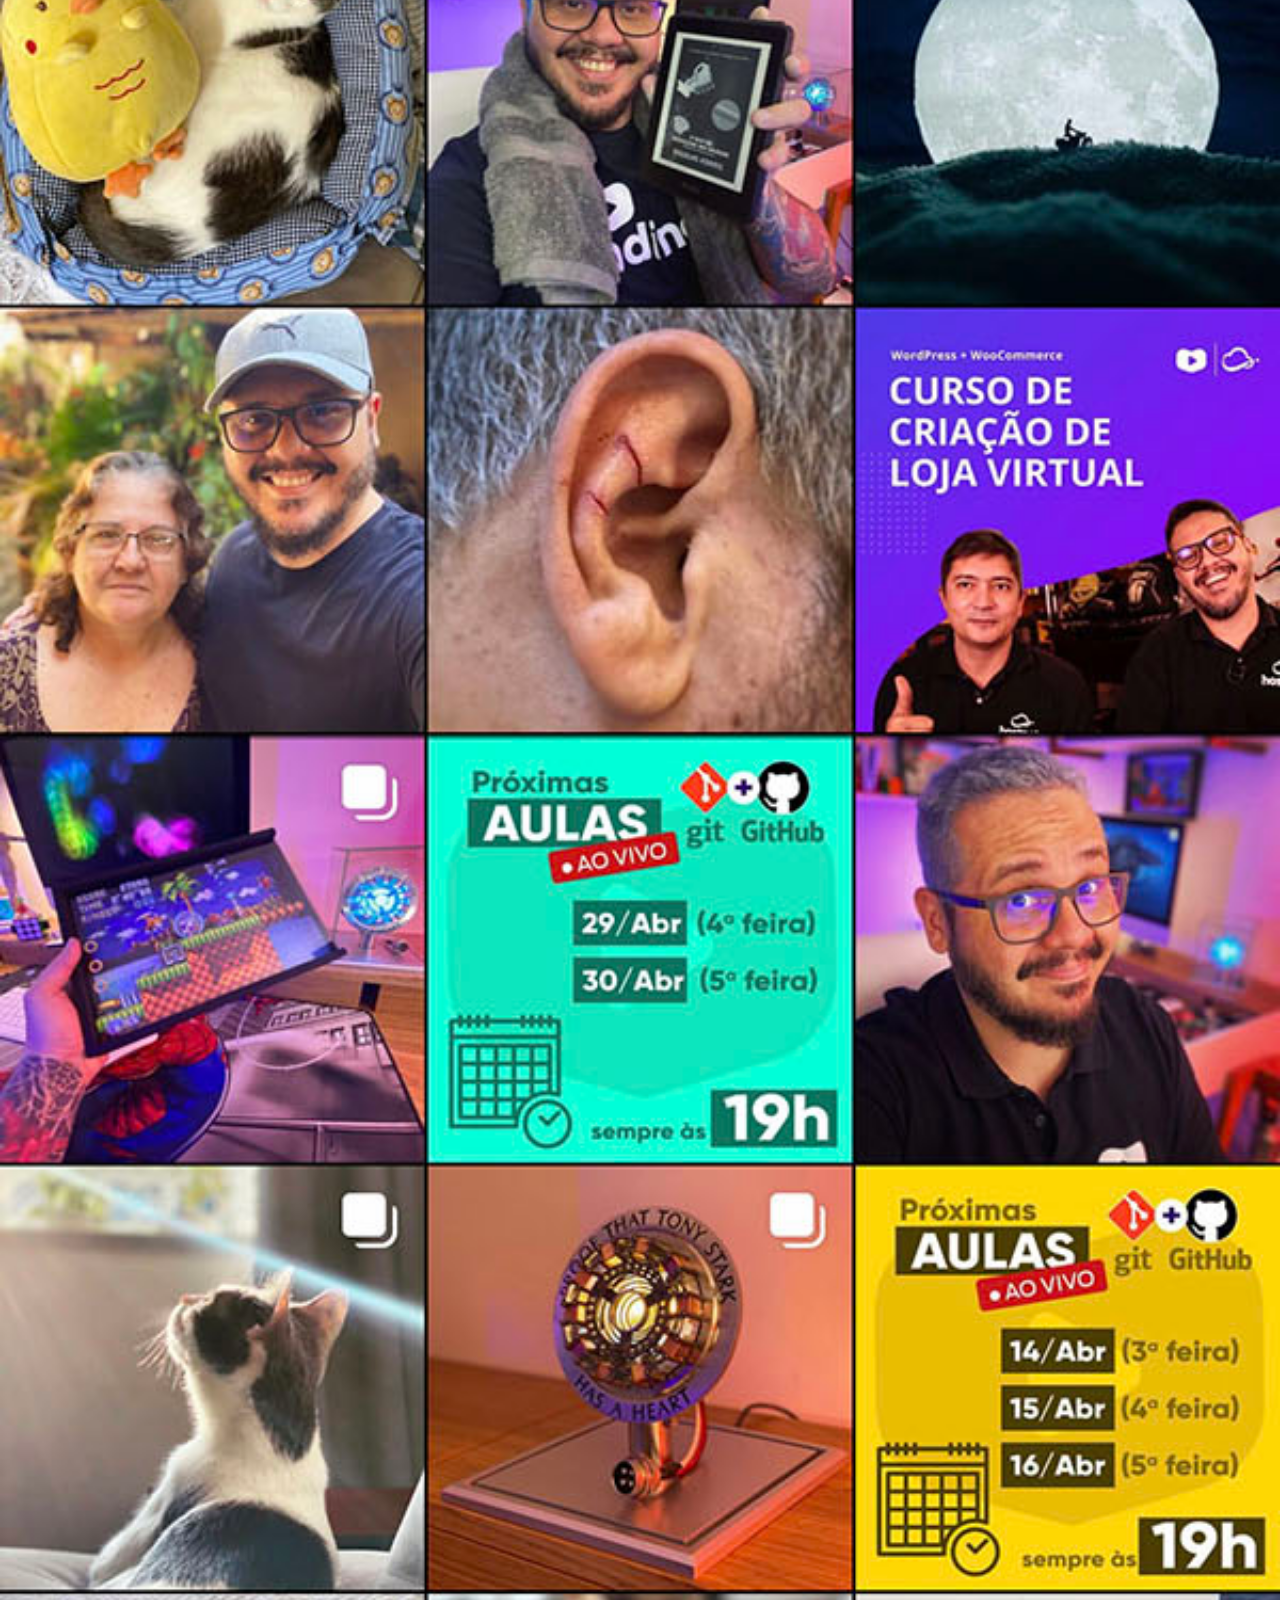
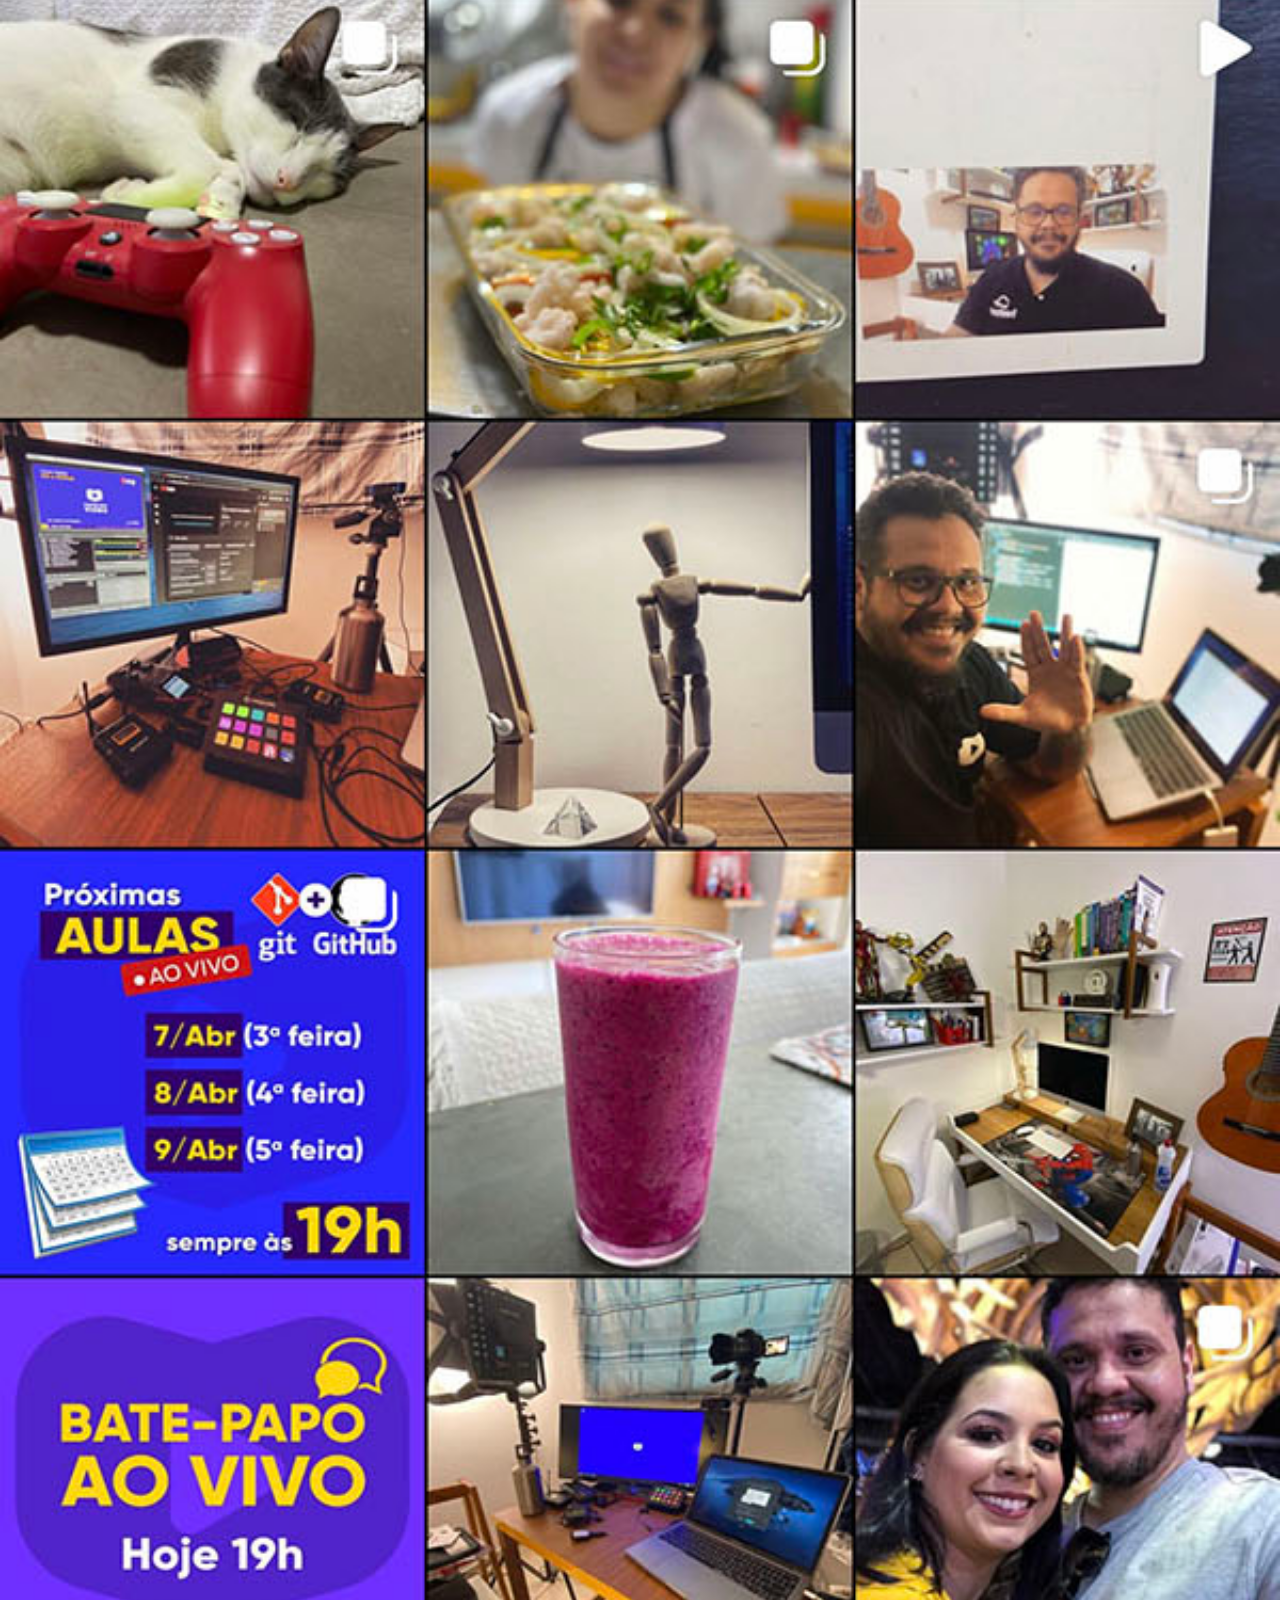
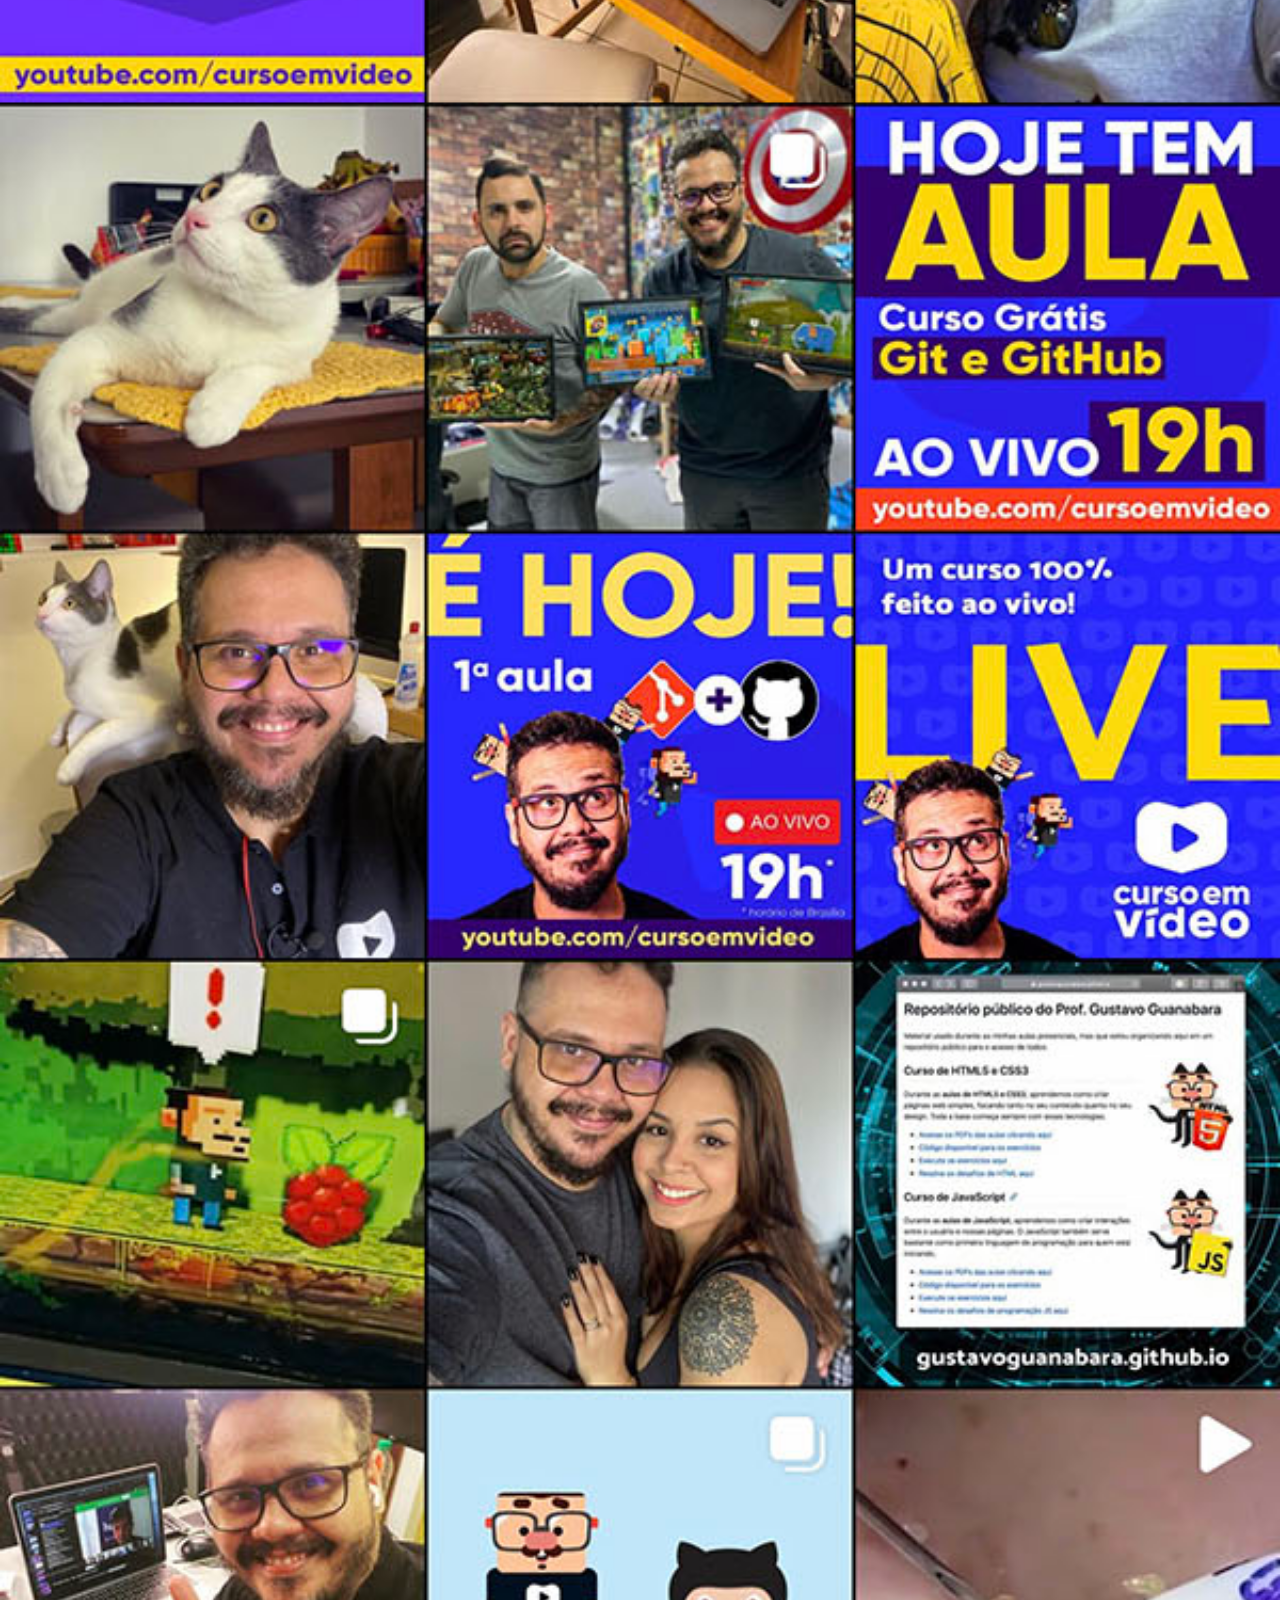
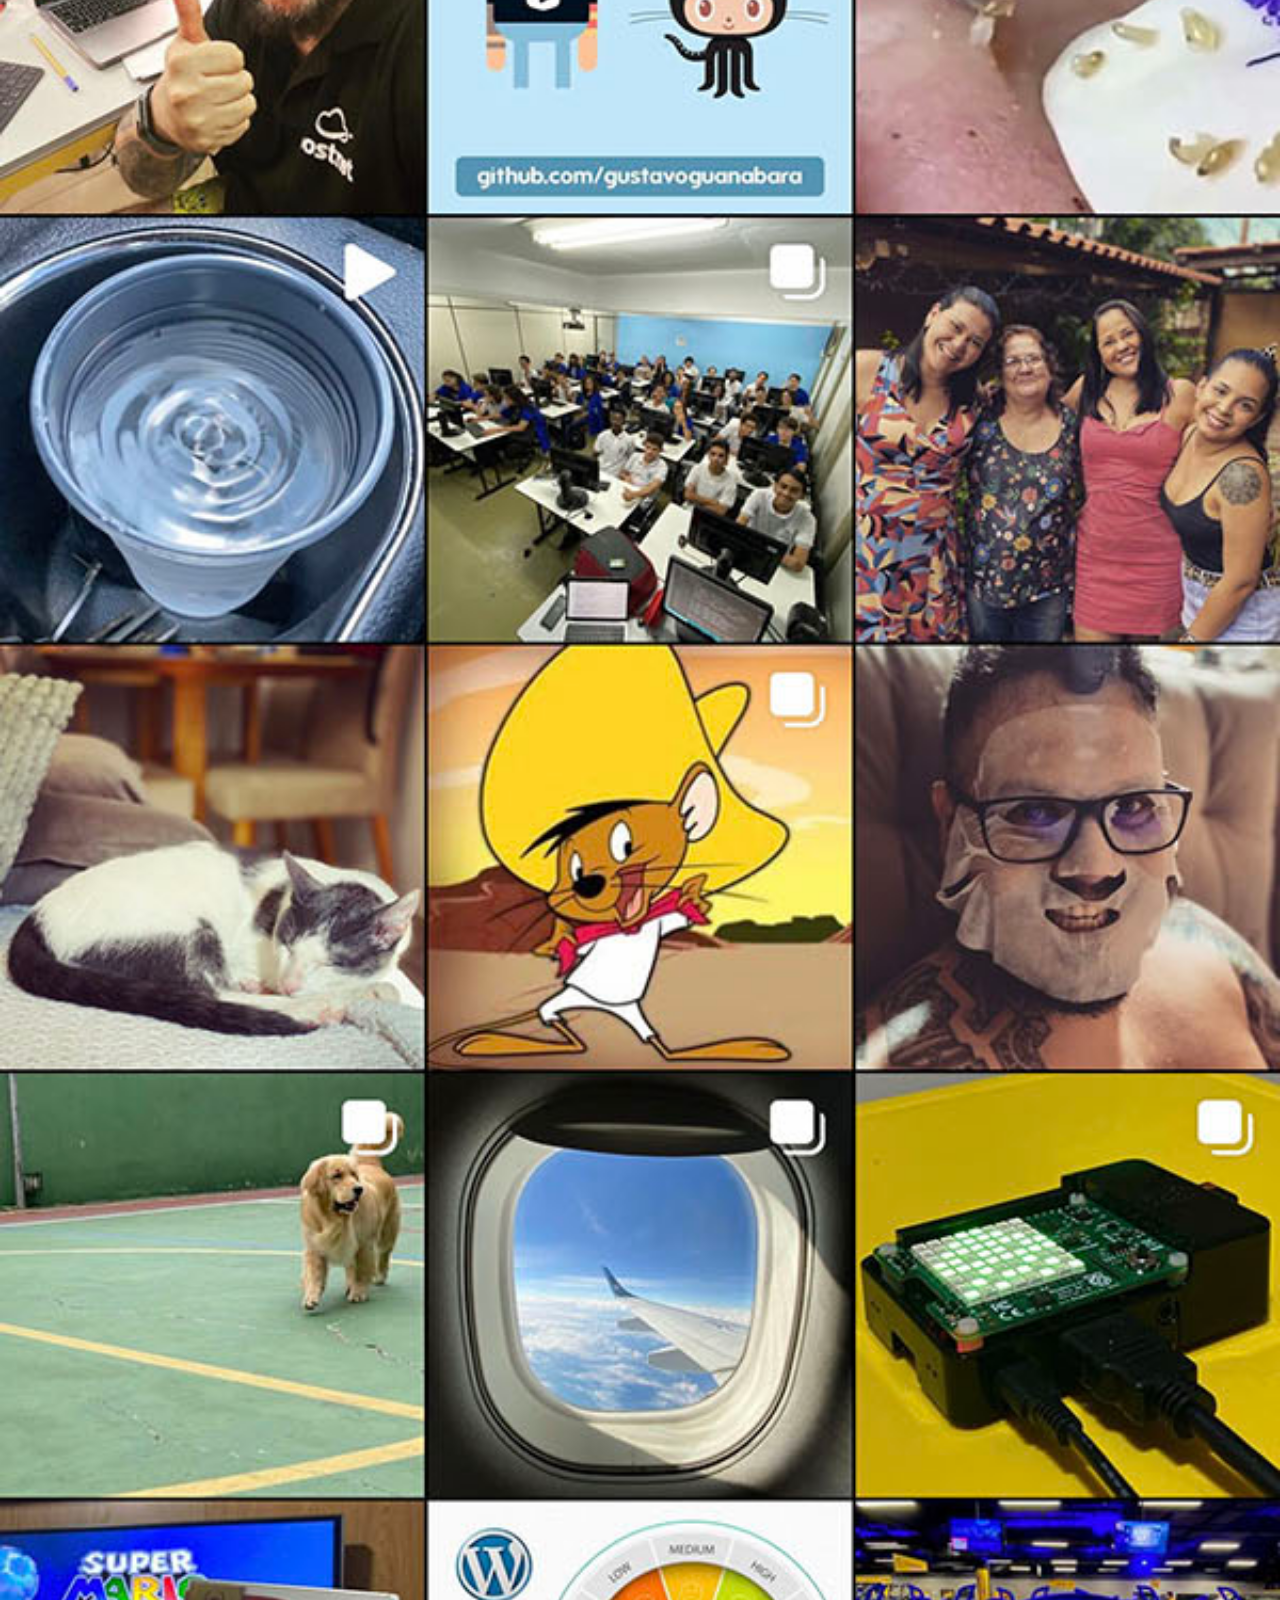
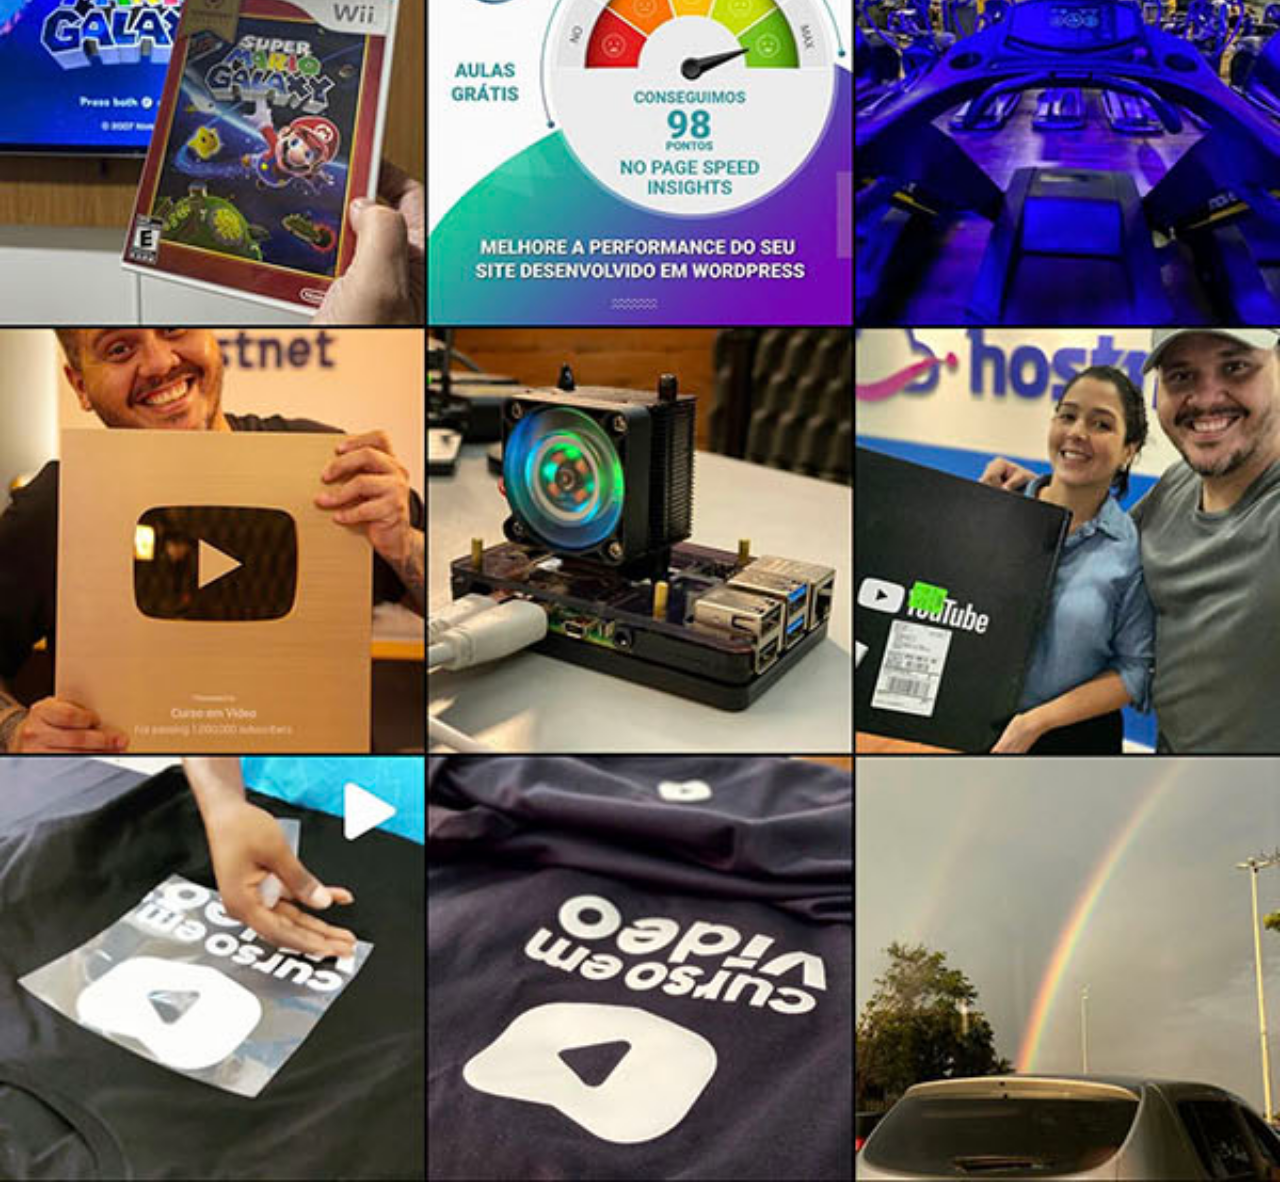
<file: instagram.html>
<!DOCTYPE html>
<html lang="pt-br">
<head>
    <meta charset="UTF-8">
    <meta name="viewport" content="width=device-width, initial-scale=1.0">
    <title>instagaram</title>
    <style>
        *{
            margin: 0px;
            padding: 0px;
        }
        img{
            width: 100vw;
        }
        ::-webkit-scrollbar{
            width: 0px;
            height:0px;
        }
    </style>
</head>
<body>
    <img src="imagens/tela-instagram.jpg" alt="instagram">
</body>
</html>
</file>
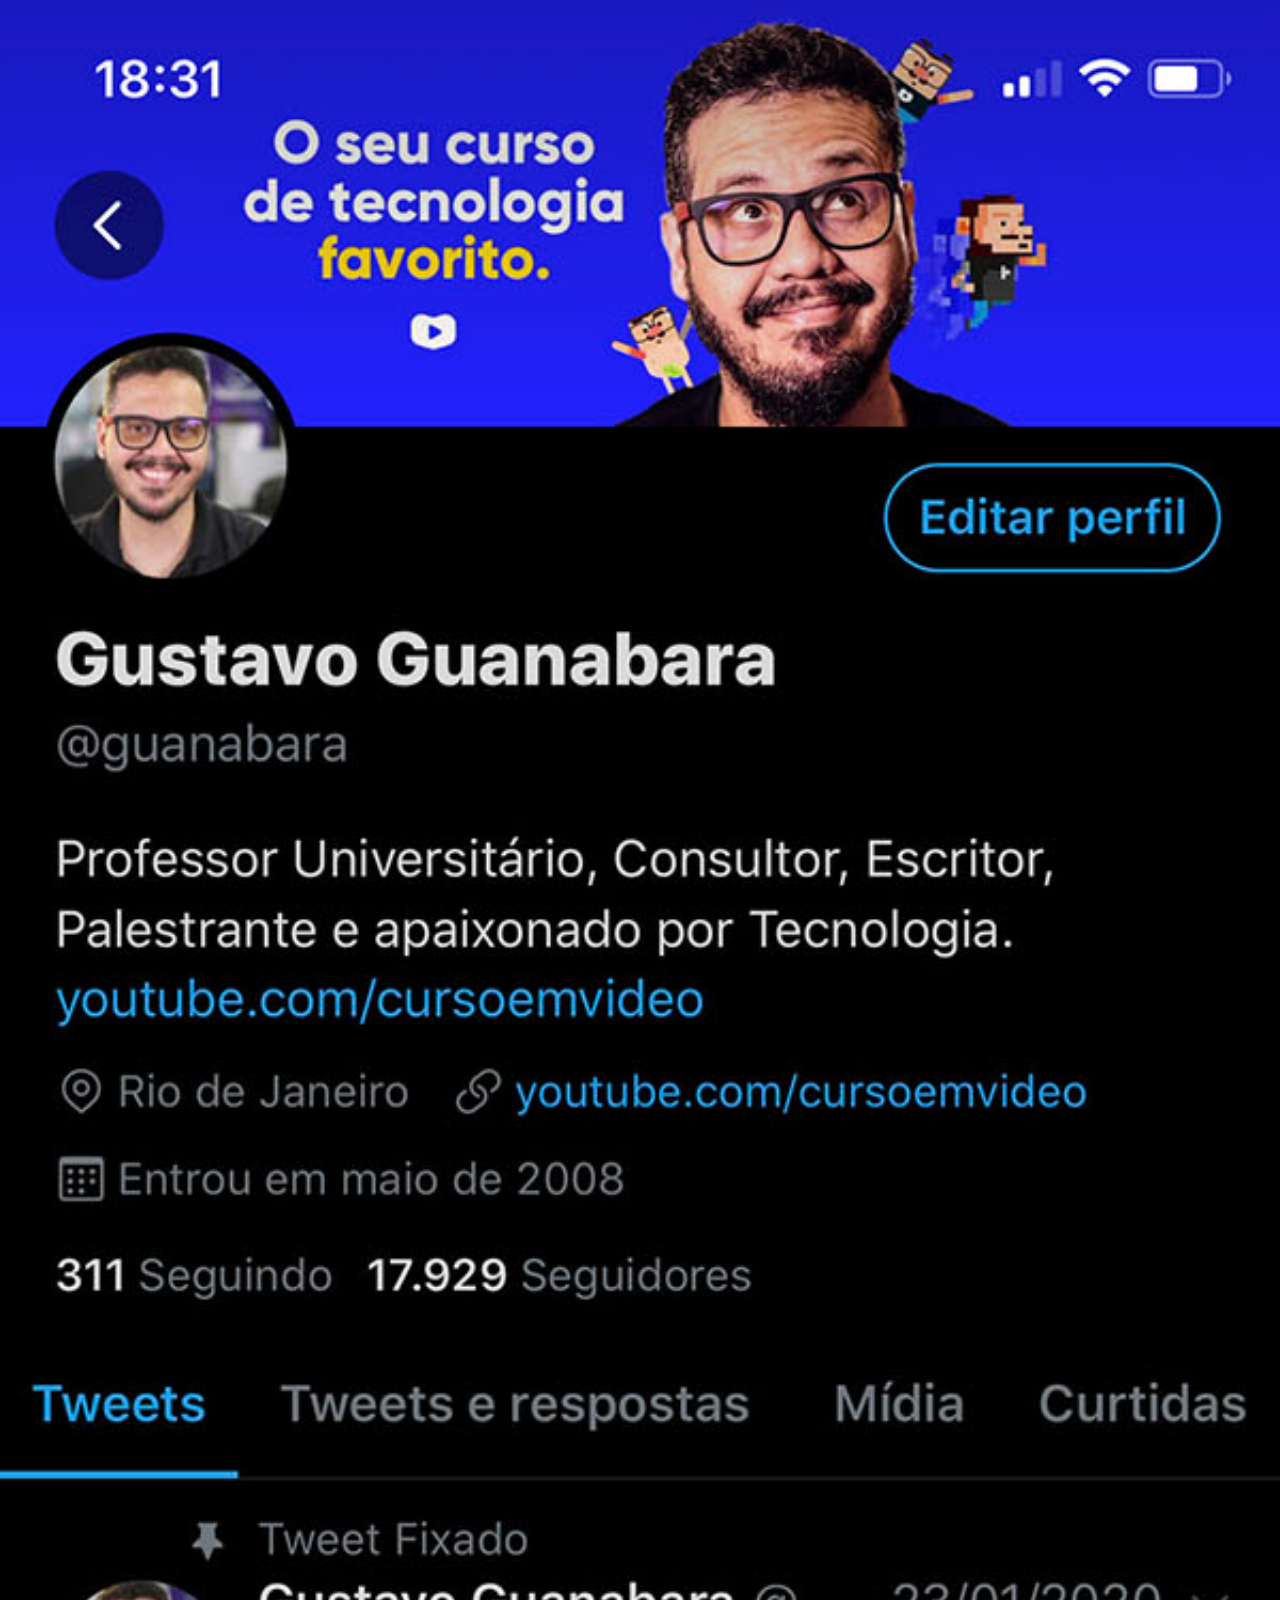
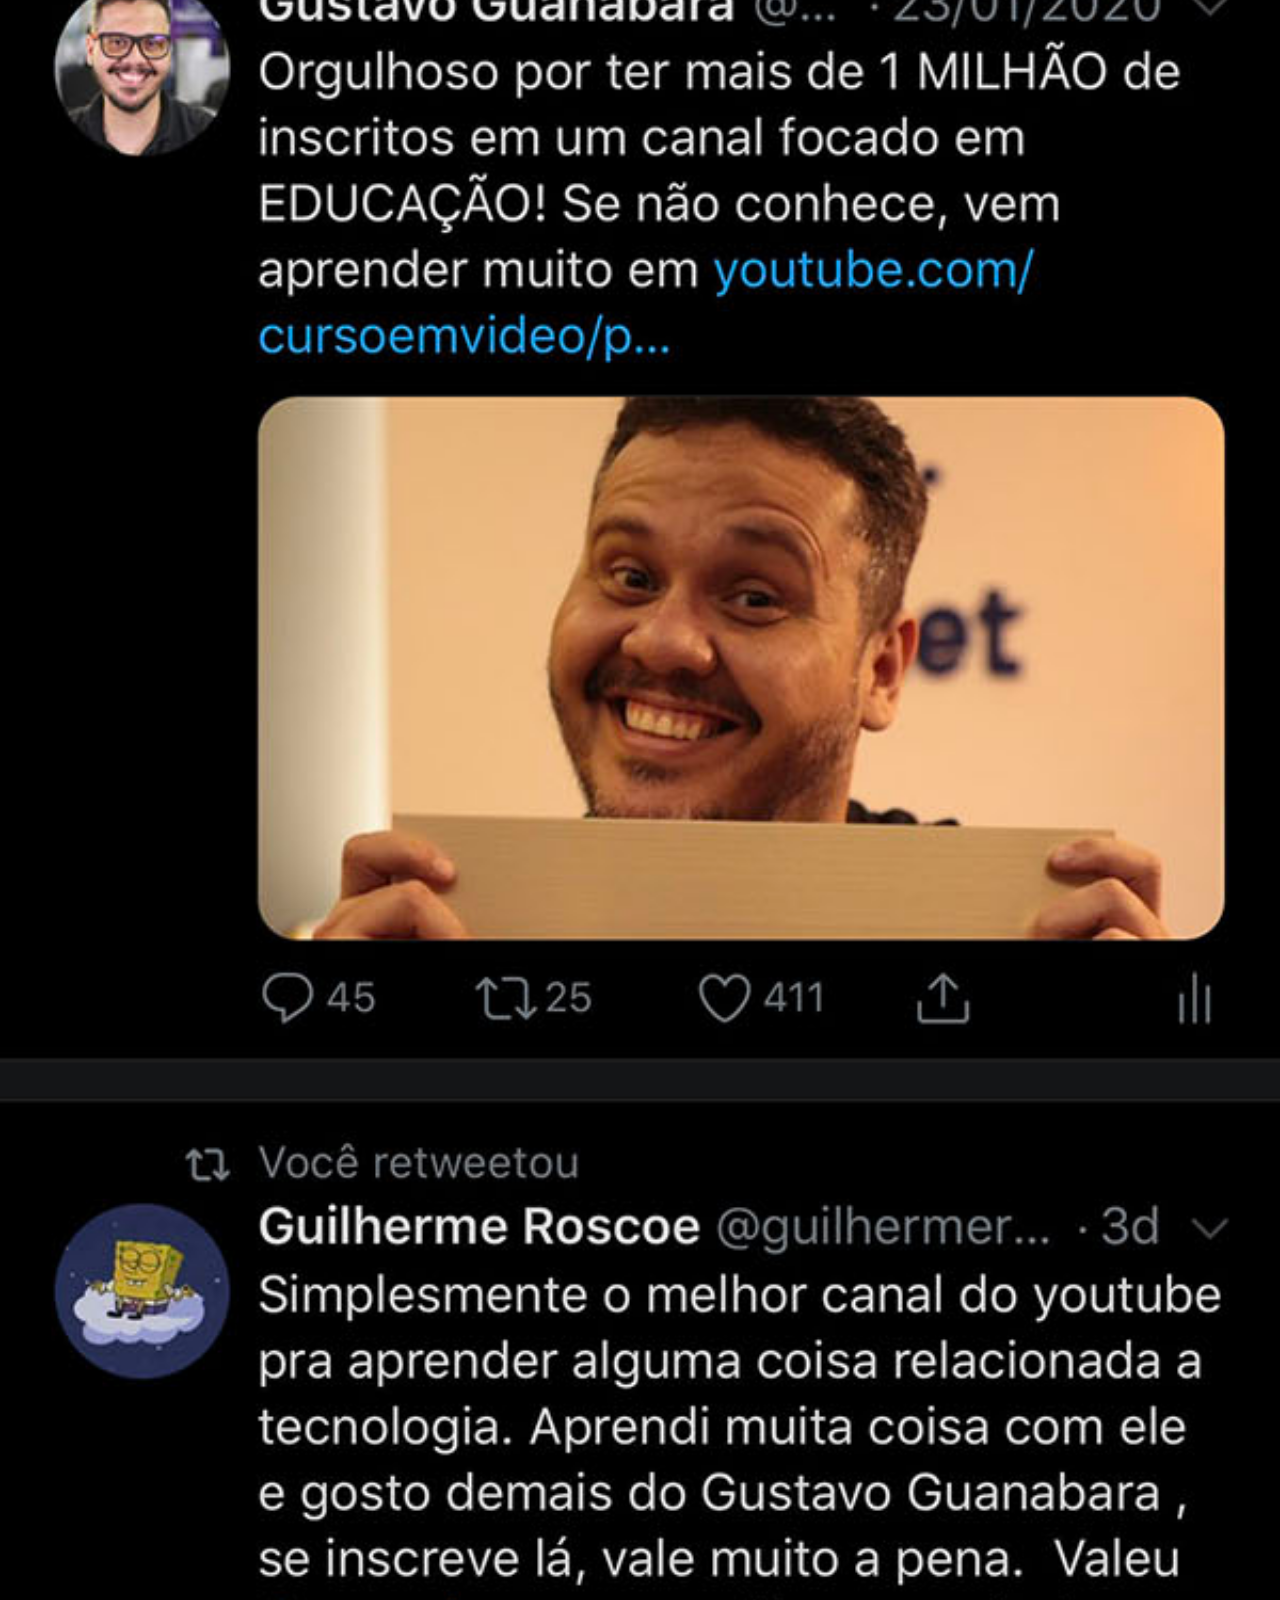
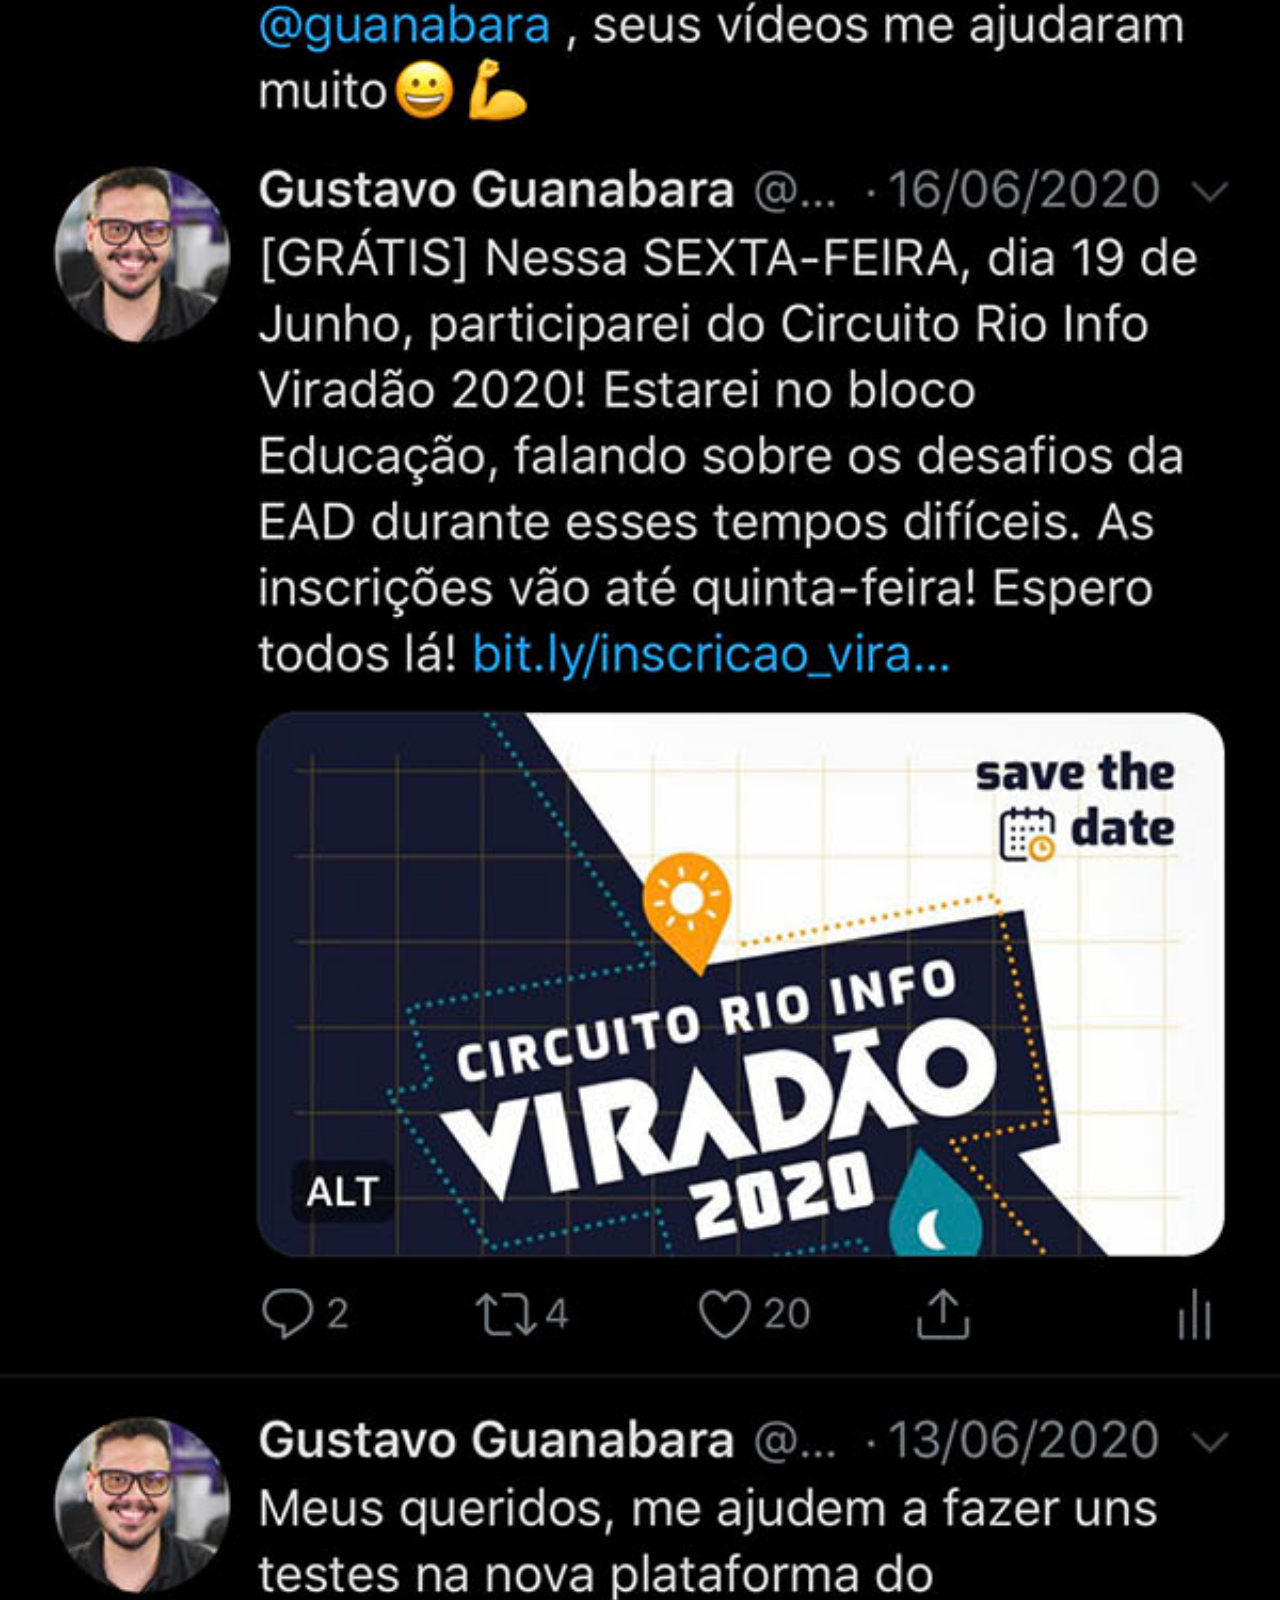
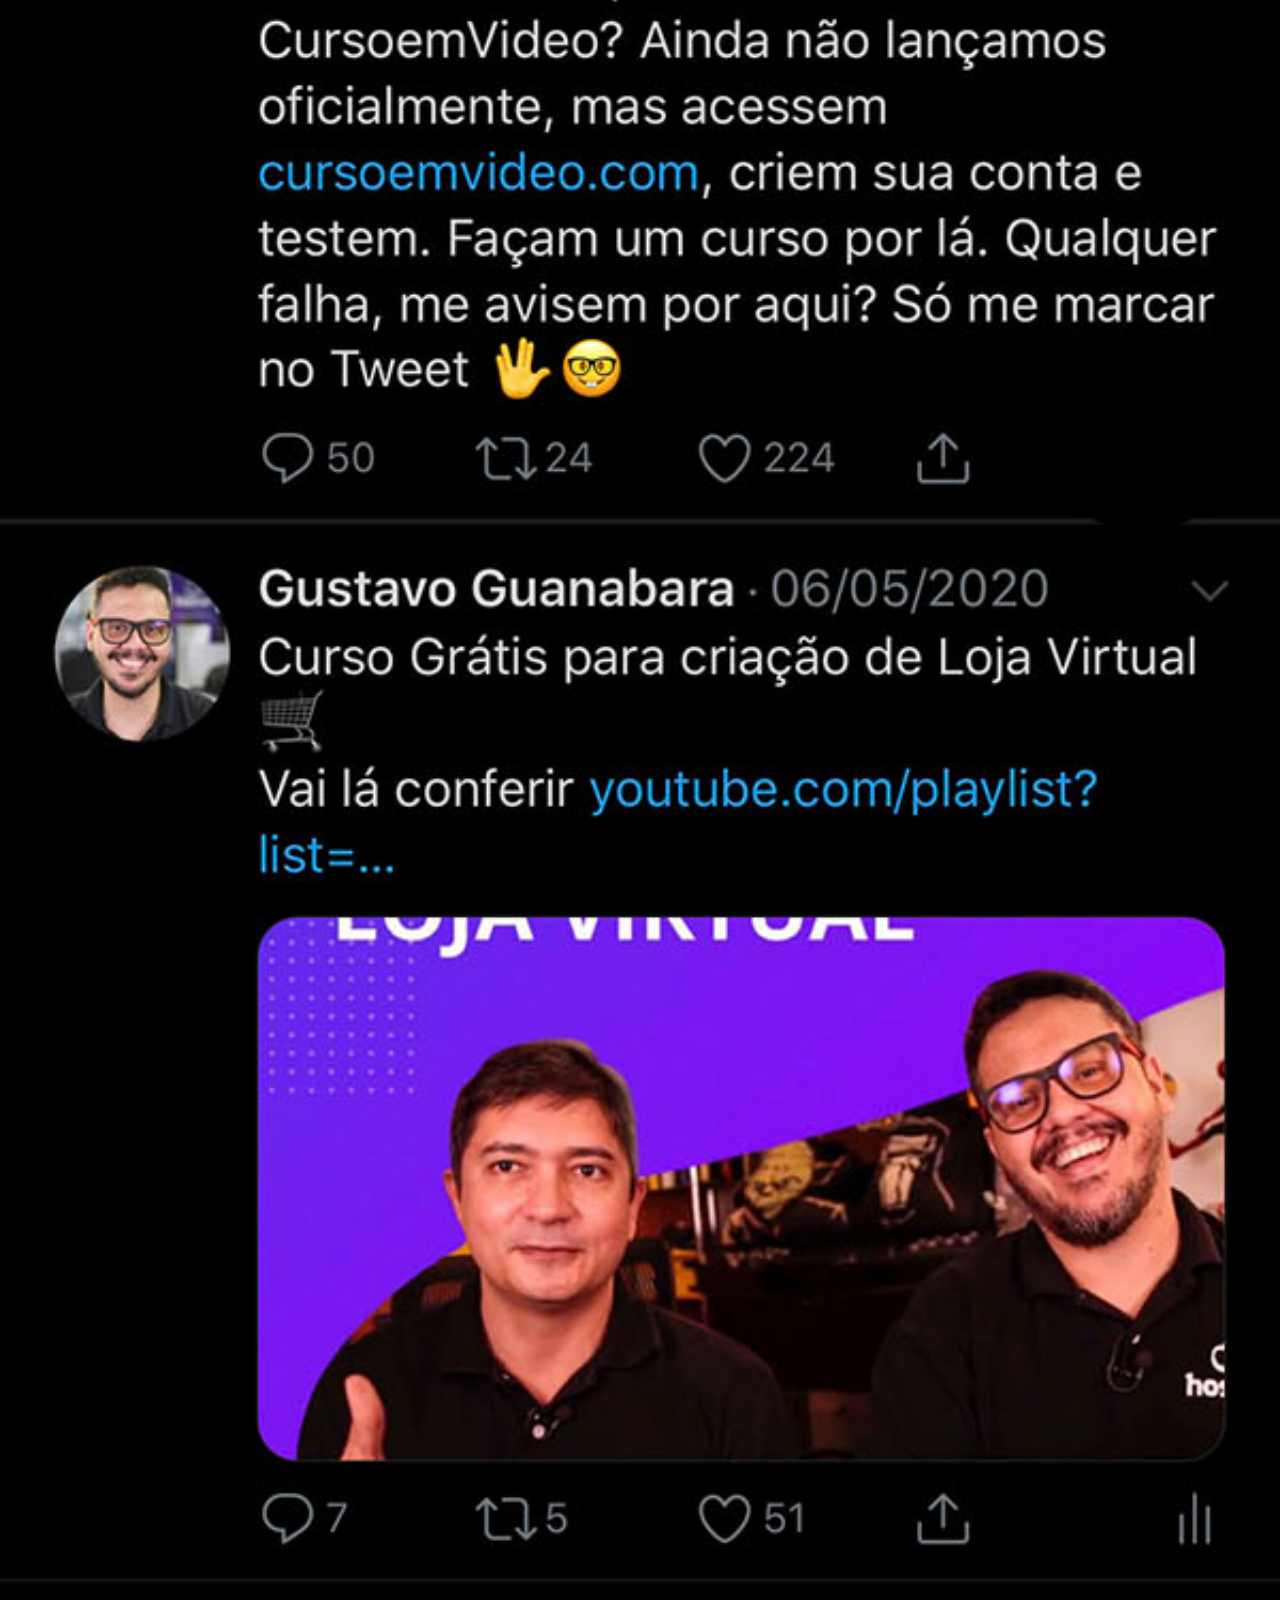
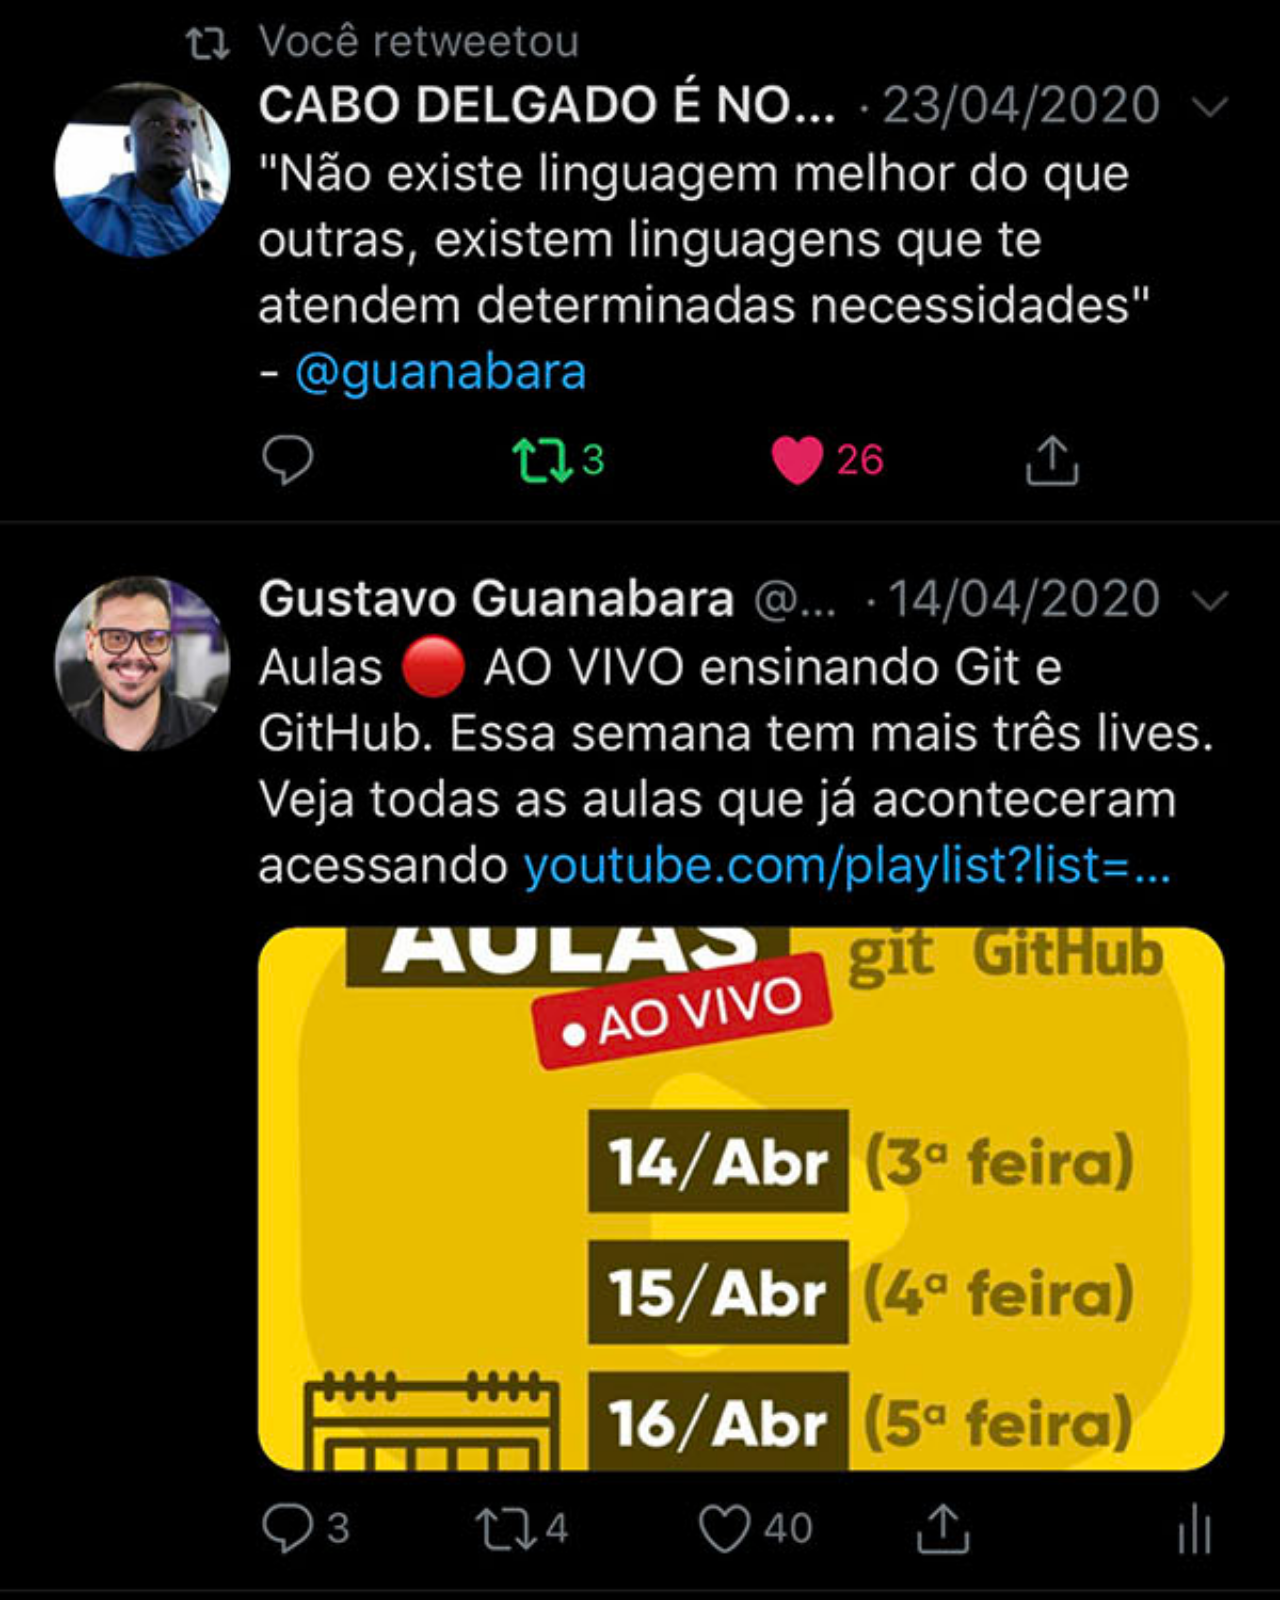
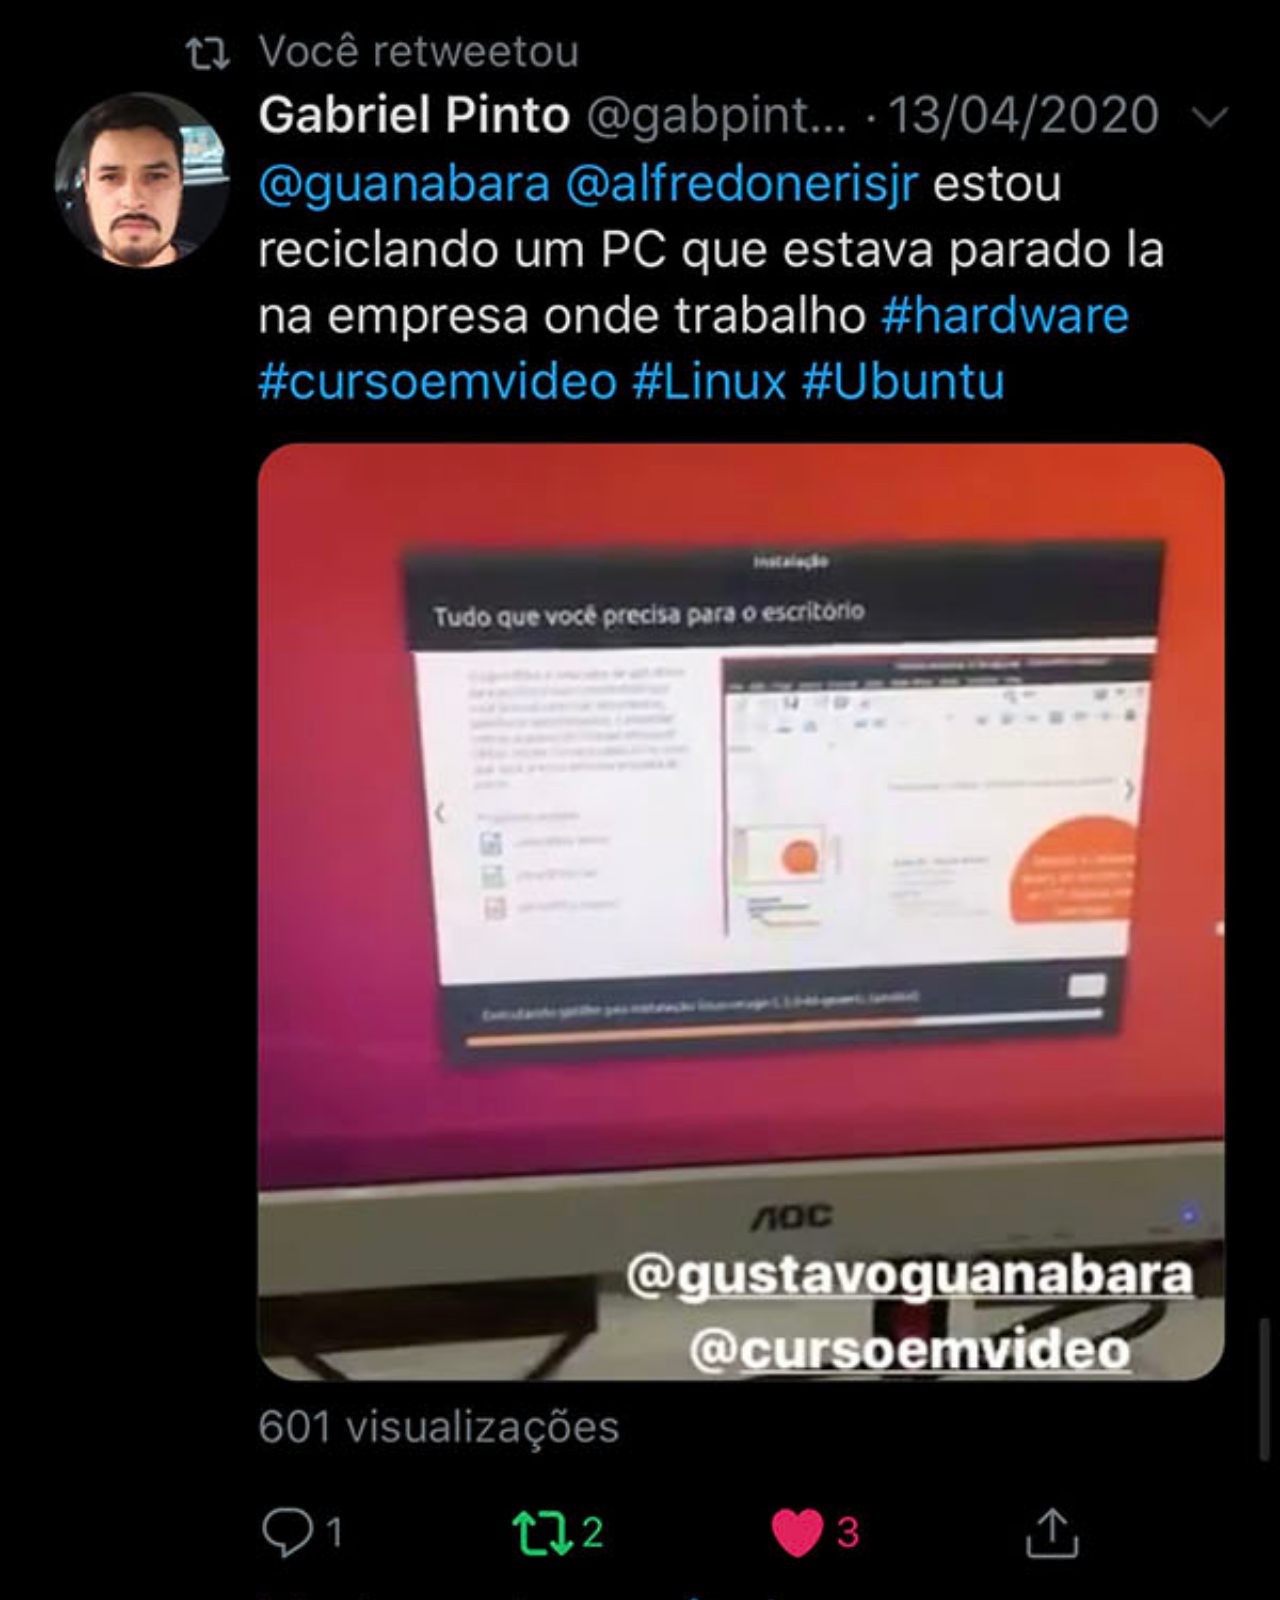
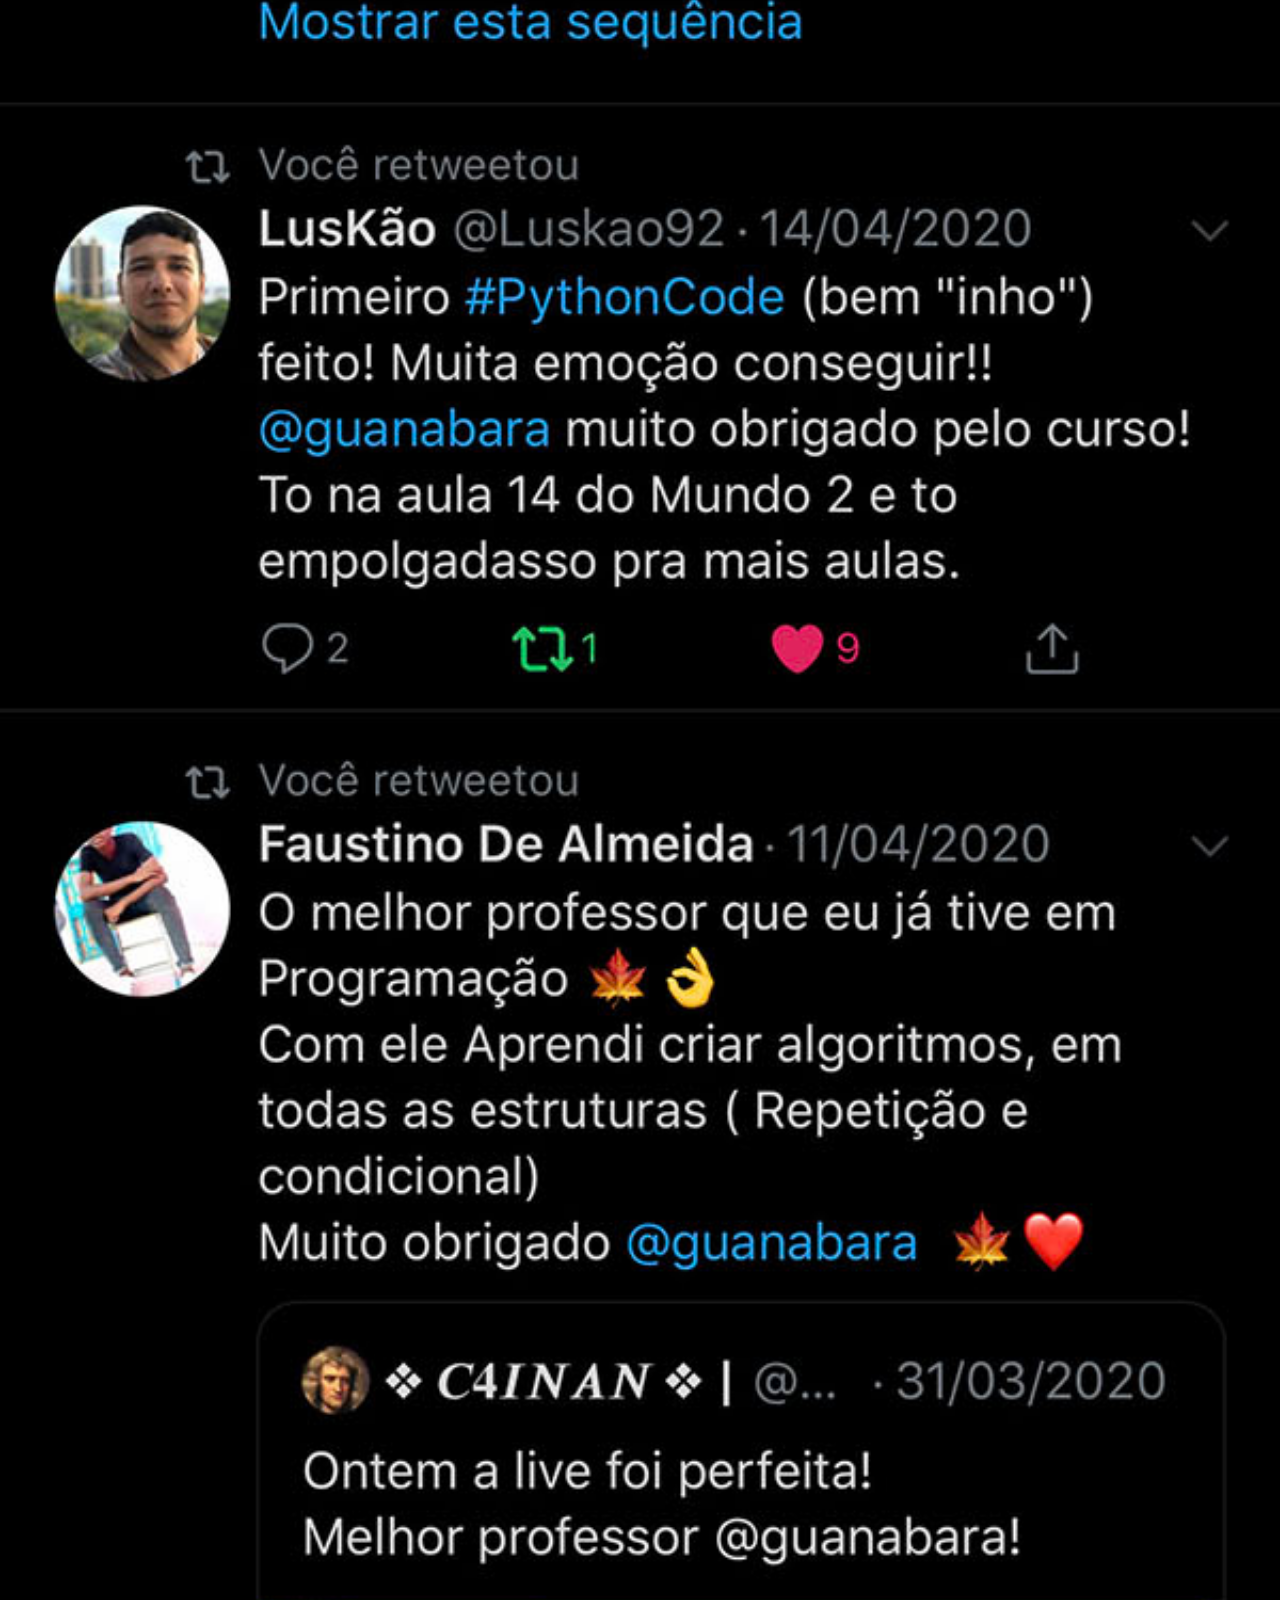
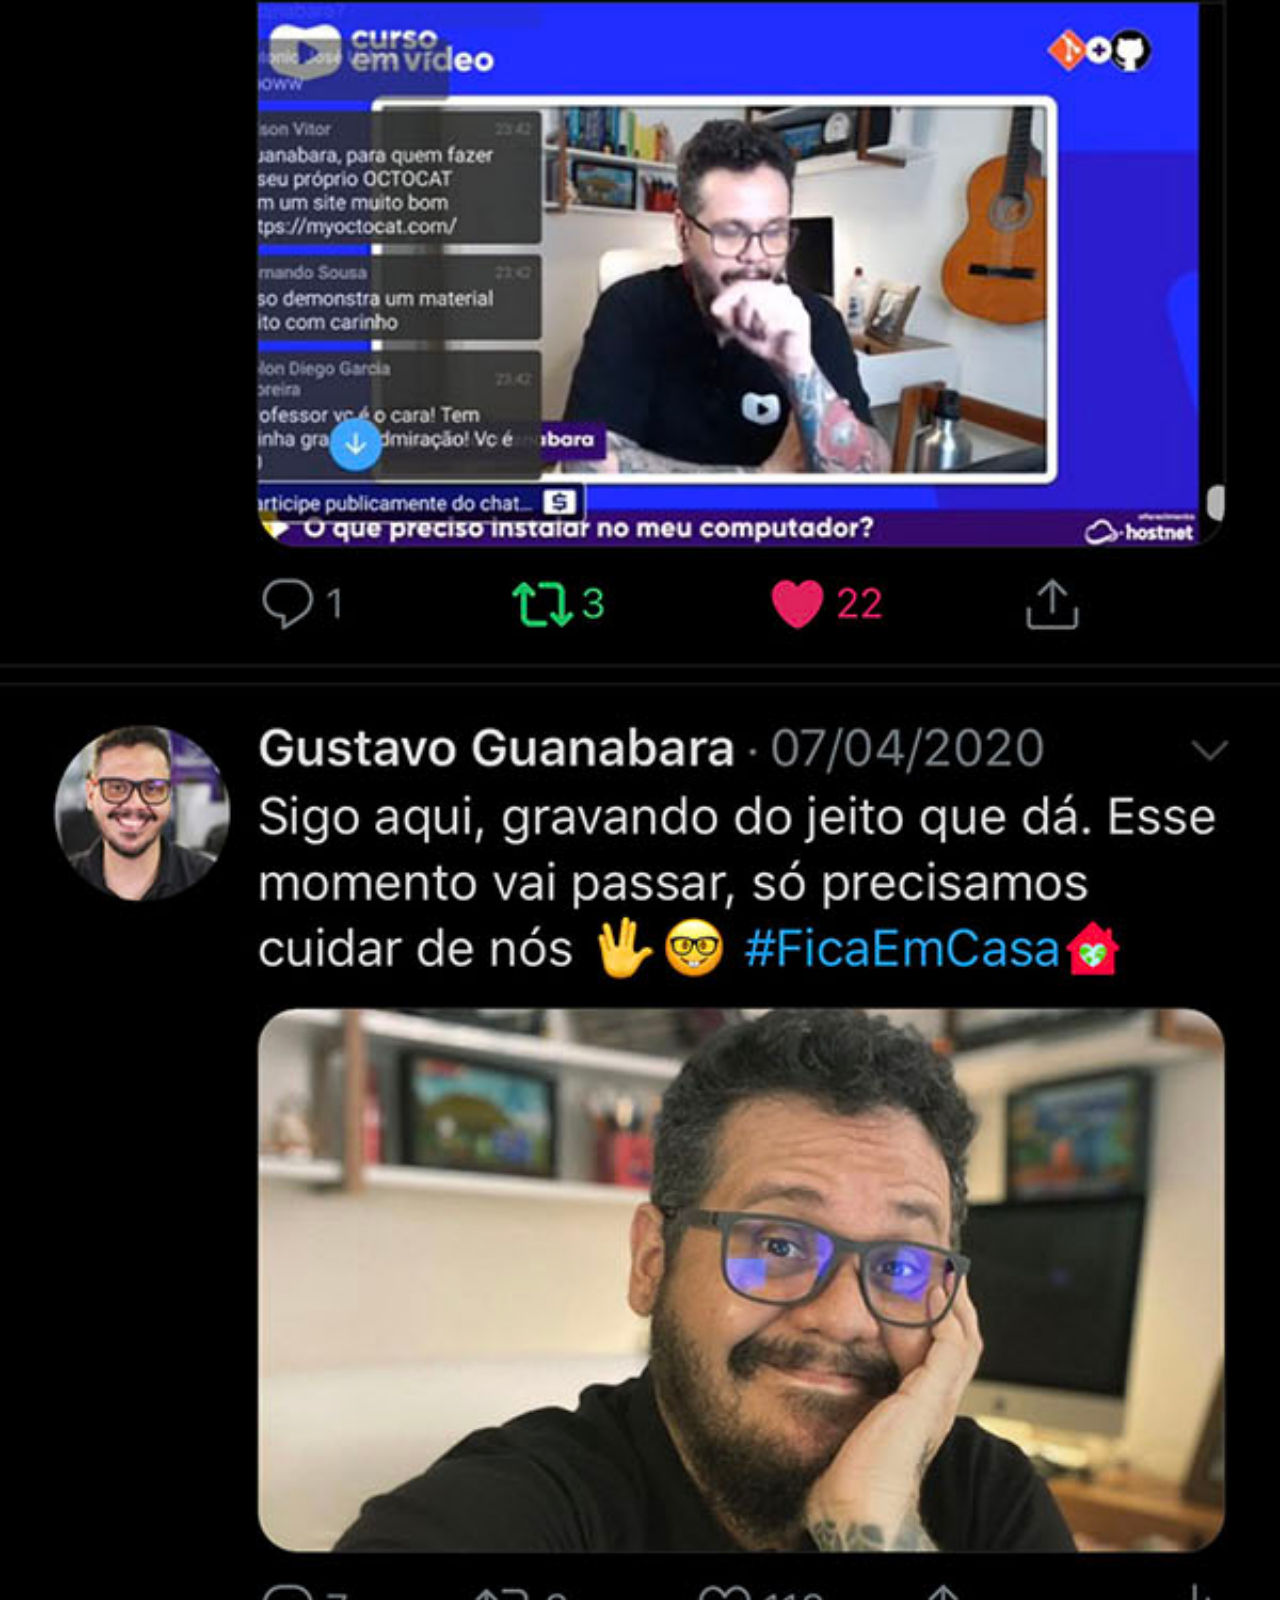
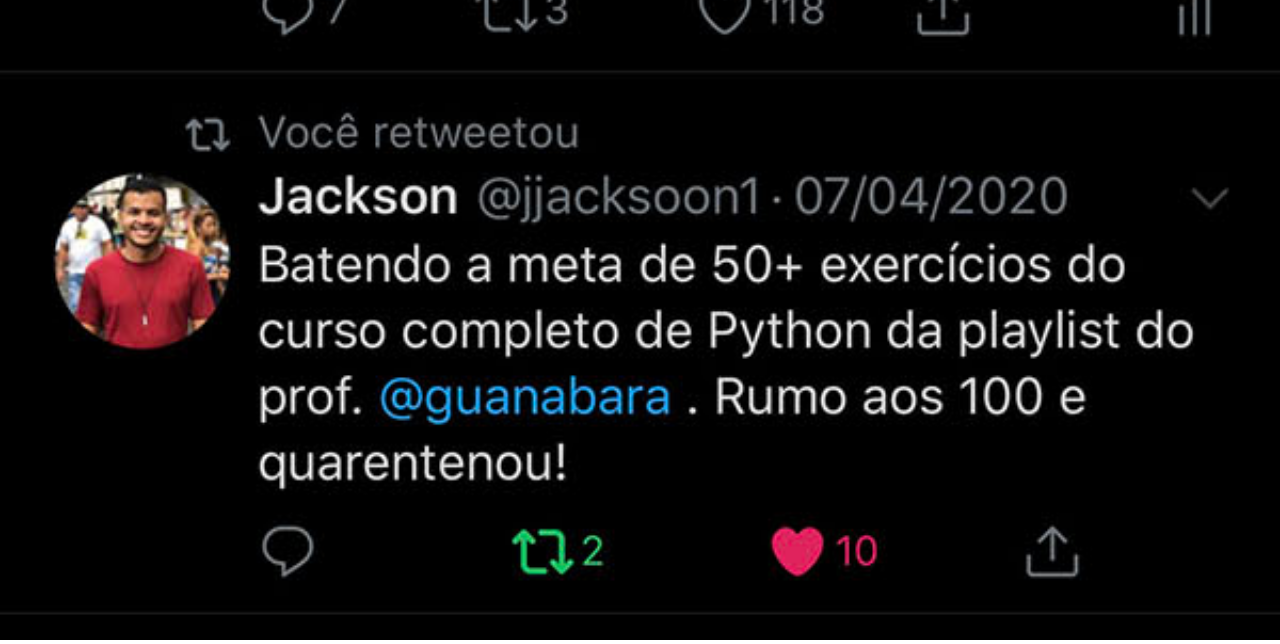
<file: twitter.html>
<!DOCTYPE html>
<html lang="pt-br">
<head>
    <meta charset="UTF-8">
    <meta name="viewport" content="width=device-width, initial-scale=1.0">
    <title>twitter</title>
    <style>
        *{
            margin: 0px;
            padding: 0px;
        }
        img{
            width: 100vw;
        }
        ::-webkit-scrollbar{
            width: 0px;
            height: 0px;
        }
    </style>
</head>
<body>
    <img src="imagens/tela-twitter.jpg" alt="twitter">
</body>
</html>
</file>
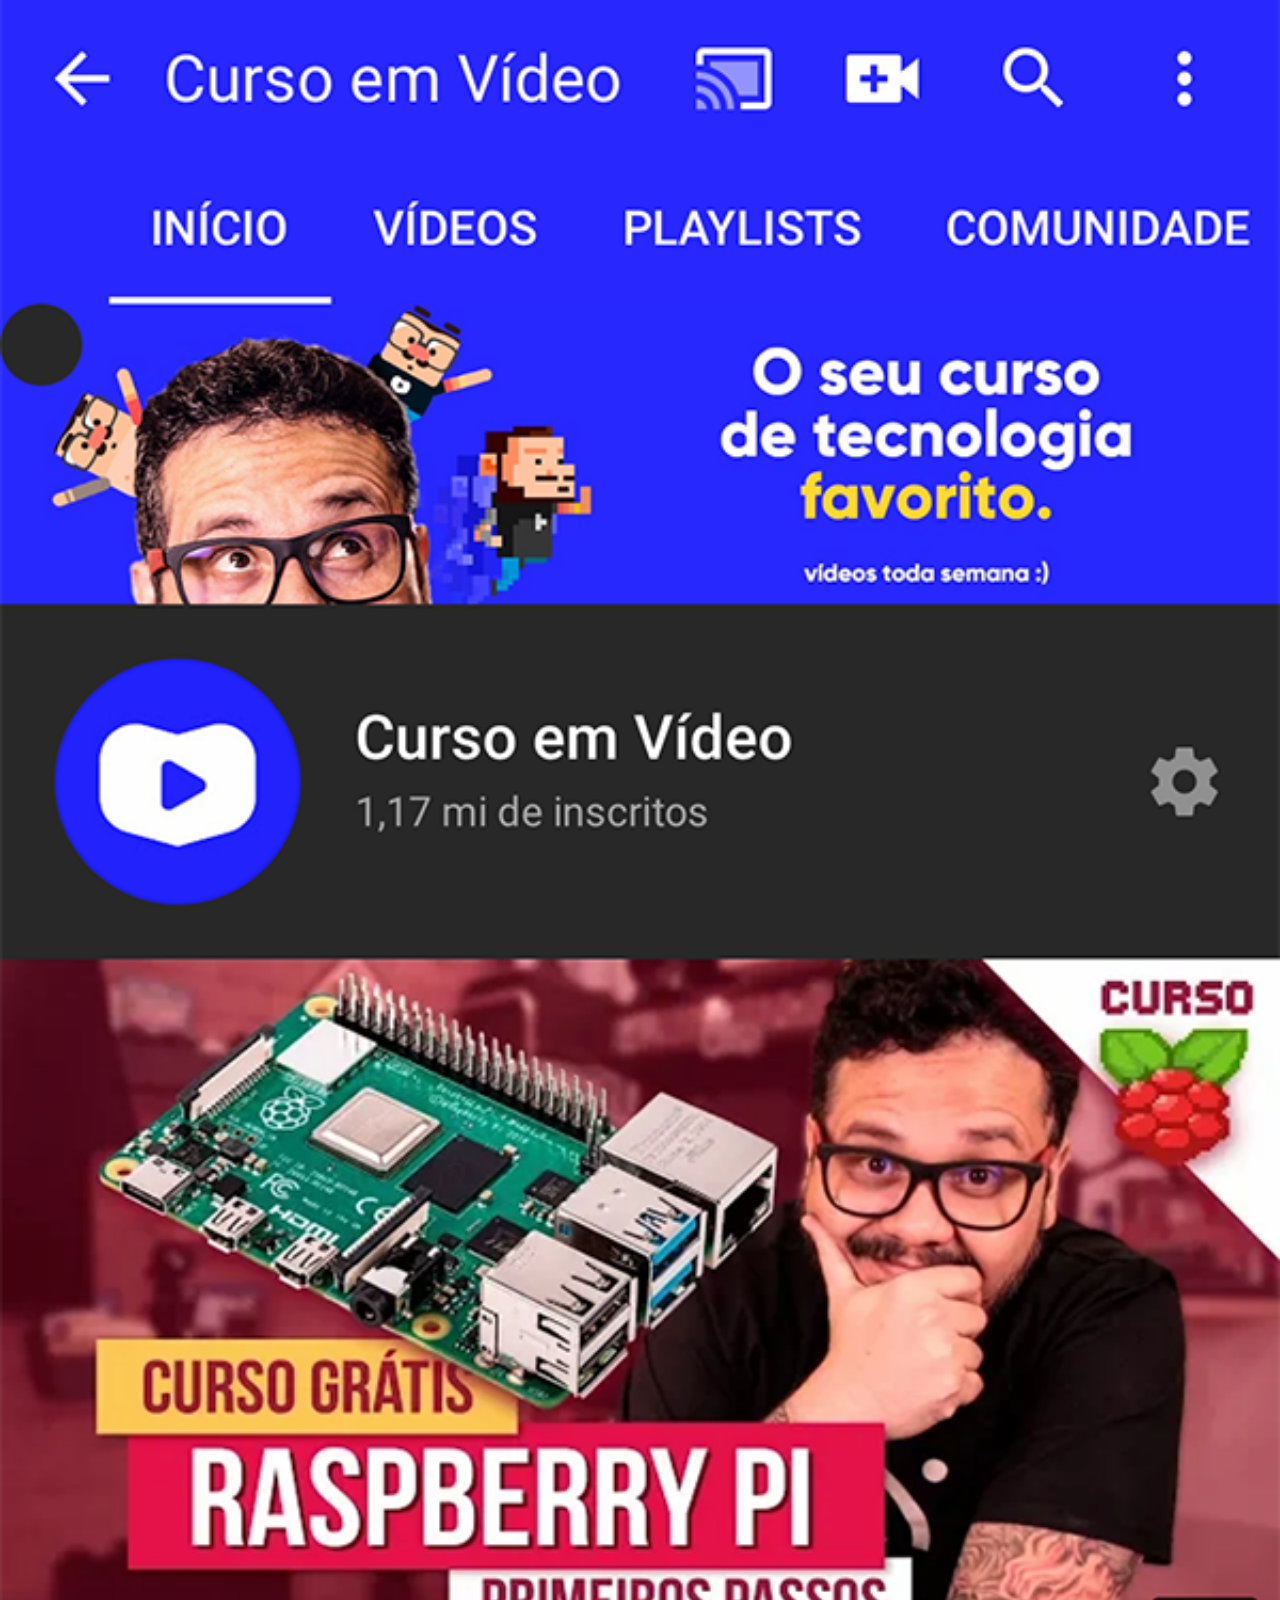
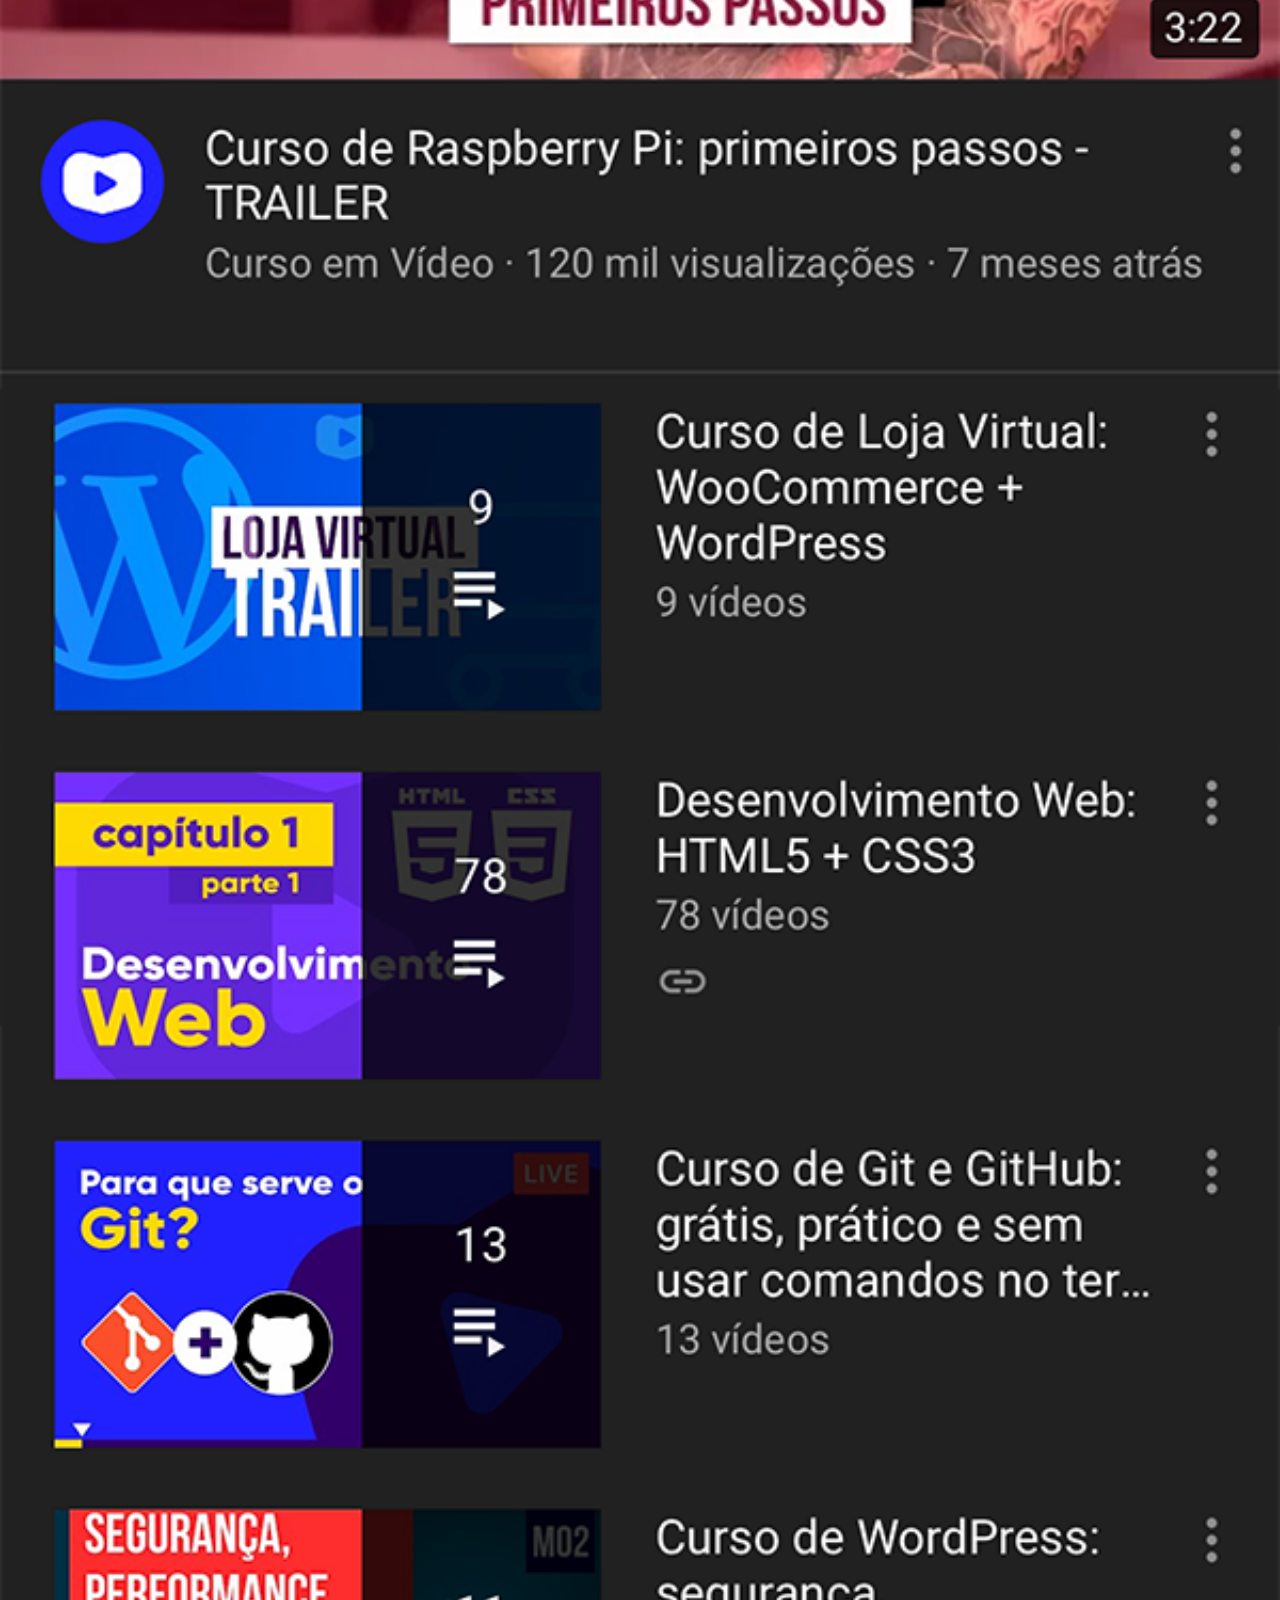
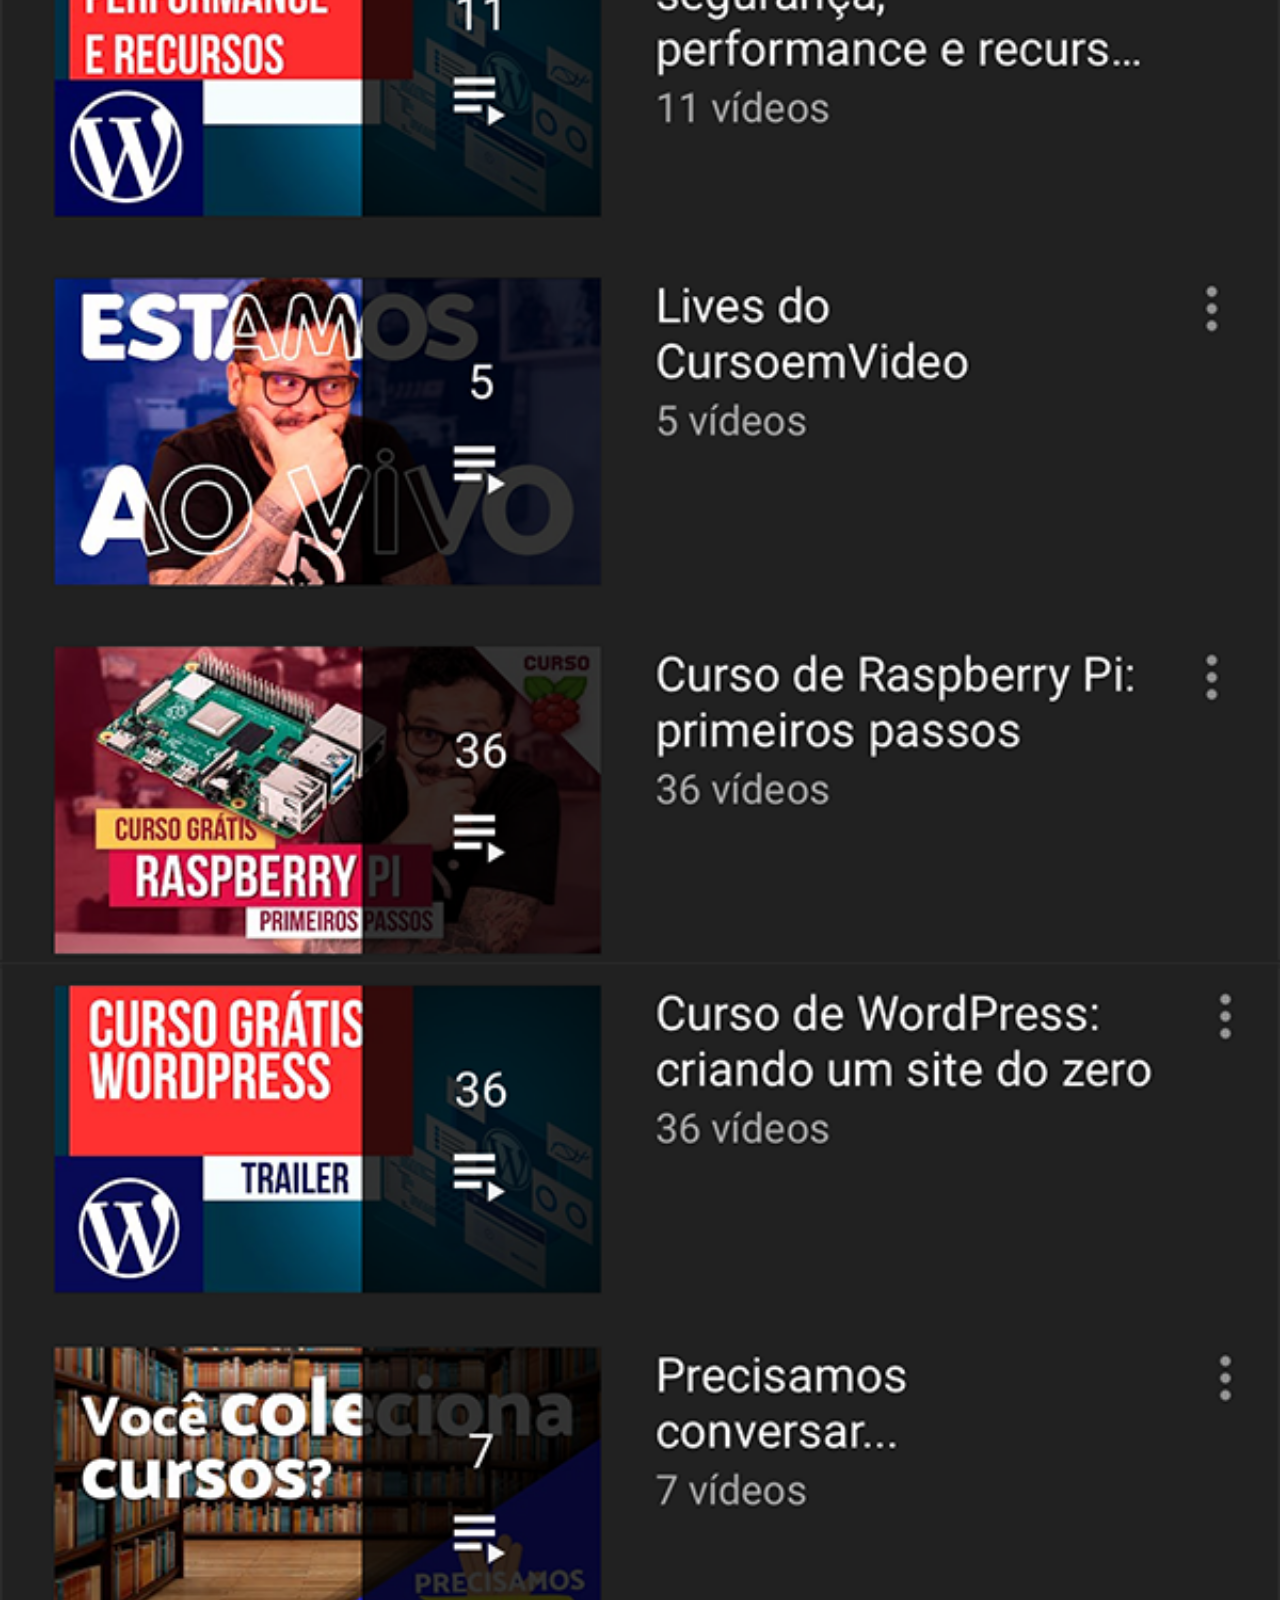
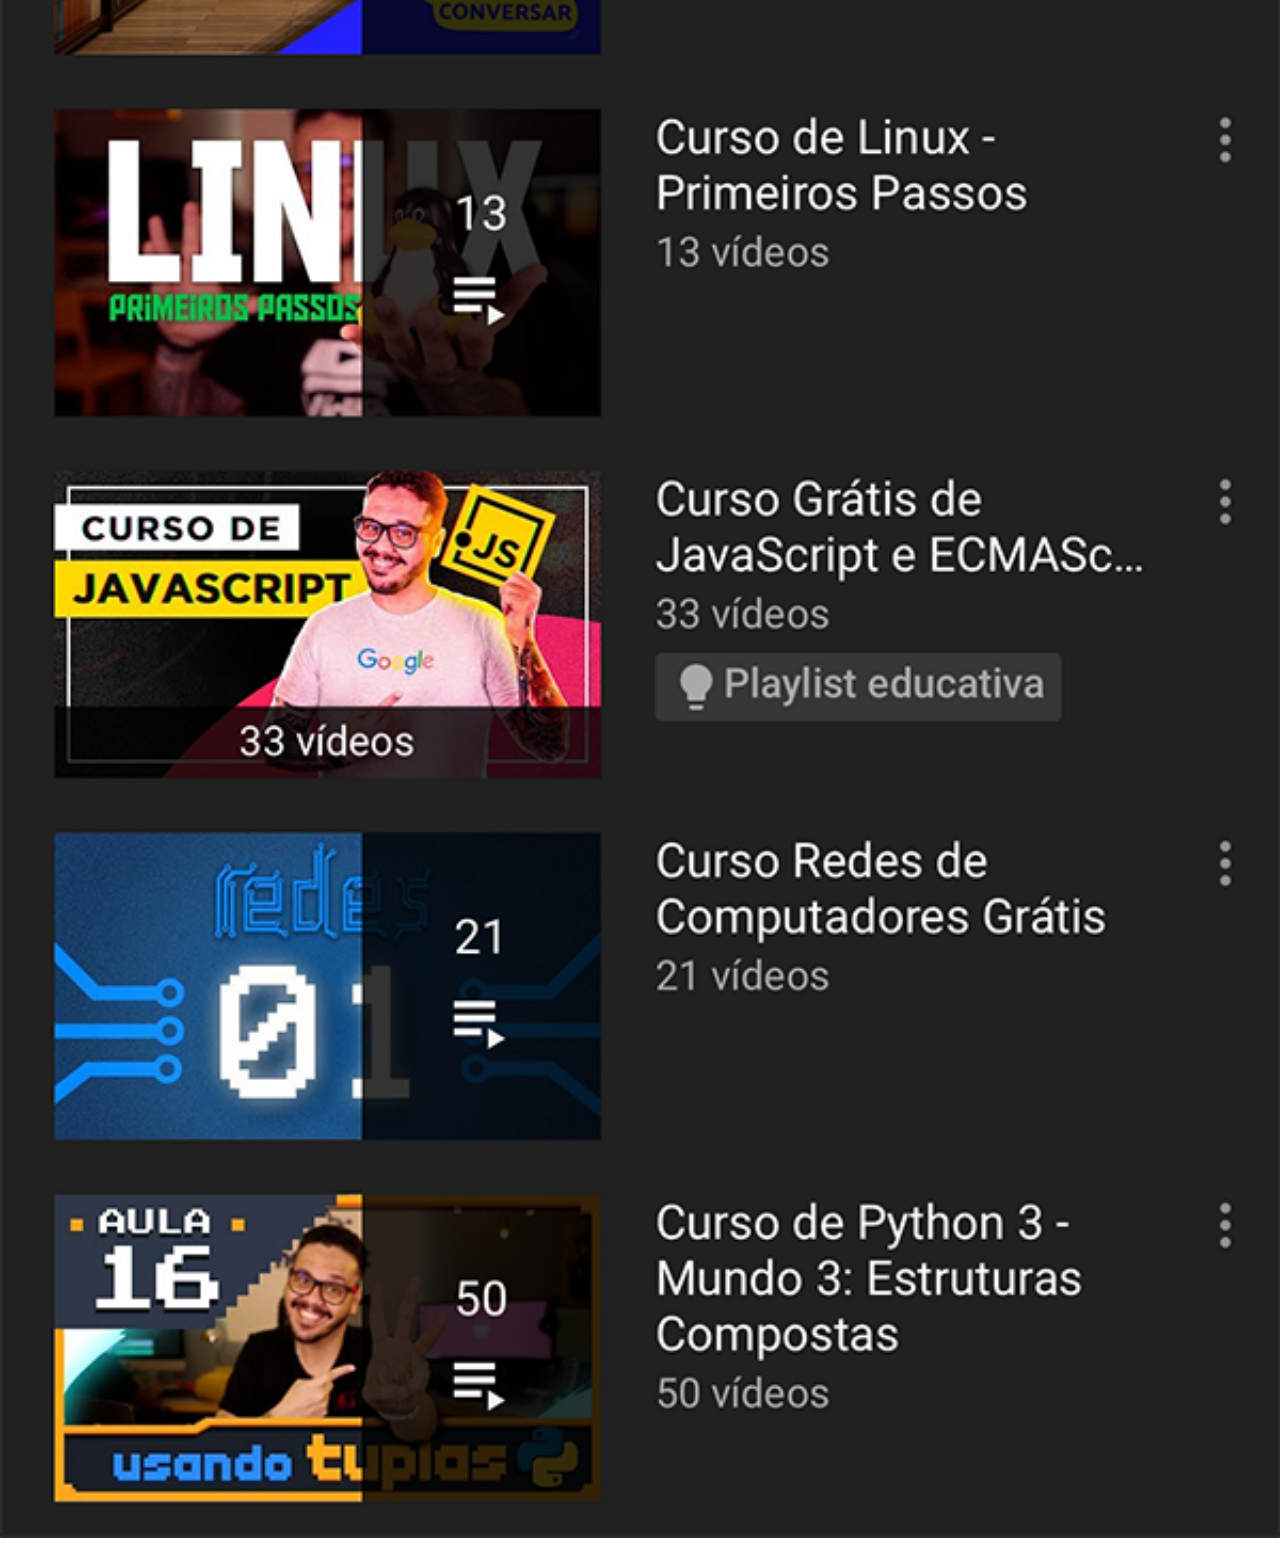
<file: youtube.html>
<!DOCTYPE html>
<html lang="pt-br">
<head>
    <meta charset="UTF-8">
    <meta name="viewport" content="width=device-width, initial-scale=1.0">
    <title>youtube</title>
    <style>
        *{
            margin: 0px;
            padding: 0px;
        }
        img{
            width: 100vw;
        }
        ::-webkit-scrollbar{
            width: 0px;
            height: 0px;
        }
    </style>
    
</head>
<body>
    <img src="imagens/tela-youtube.png" alt="youtube">
</body>
</html>
</file>
<file: style.css>
@charset "UTF-8";

*{
    margin: 0px;
    padding: 0px;
}
html, body{
    height: 100vh; /* Altura da tela */
    width: 100vw;   /* Largura da tela */
    background-color: black; /* Cor de fundo */
}
body{
    background-image: url('imagens/fundo-madeira.jpg');
    background-size: cover;
    background-repeat: no-repeat;
    background-position: top center;
}
main{
    height: 100vh; /* Altura da tela */
    position: relative;
}
section#telefone{
    position: absolute;
    top: 50%;
    left: 50%;
    transform: translate( -50%, -50%);
    width: 310px;
    height: 627px;
    background-image: url(imagens/frame-iphone.png);
    background-repeat: no-repeat;
    
}
iframe{
    position: relative;
    top: 81px;
    left: 23px; 
    width: 265px;
    height: 468px;
    
}
section#redes-sociais{
    text-align: right;
    
    
}
section#redes-sociais img{
    width: 50px;
    margin-top: 10px;
    margin-right: 20px;
    border-radius: 50%;
    background-size: cover;
    
}
section#redes-sociais img:hover{
    transform: translate( -6px, -3px );
    box-sizing: border-box;
    border: 2px solid rgb(255, 255, 255);
    transition: 1s;
}
</file>
